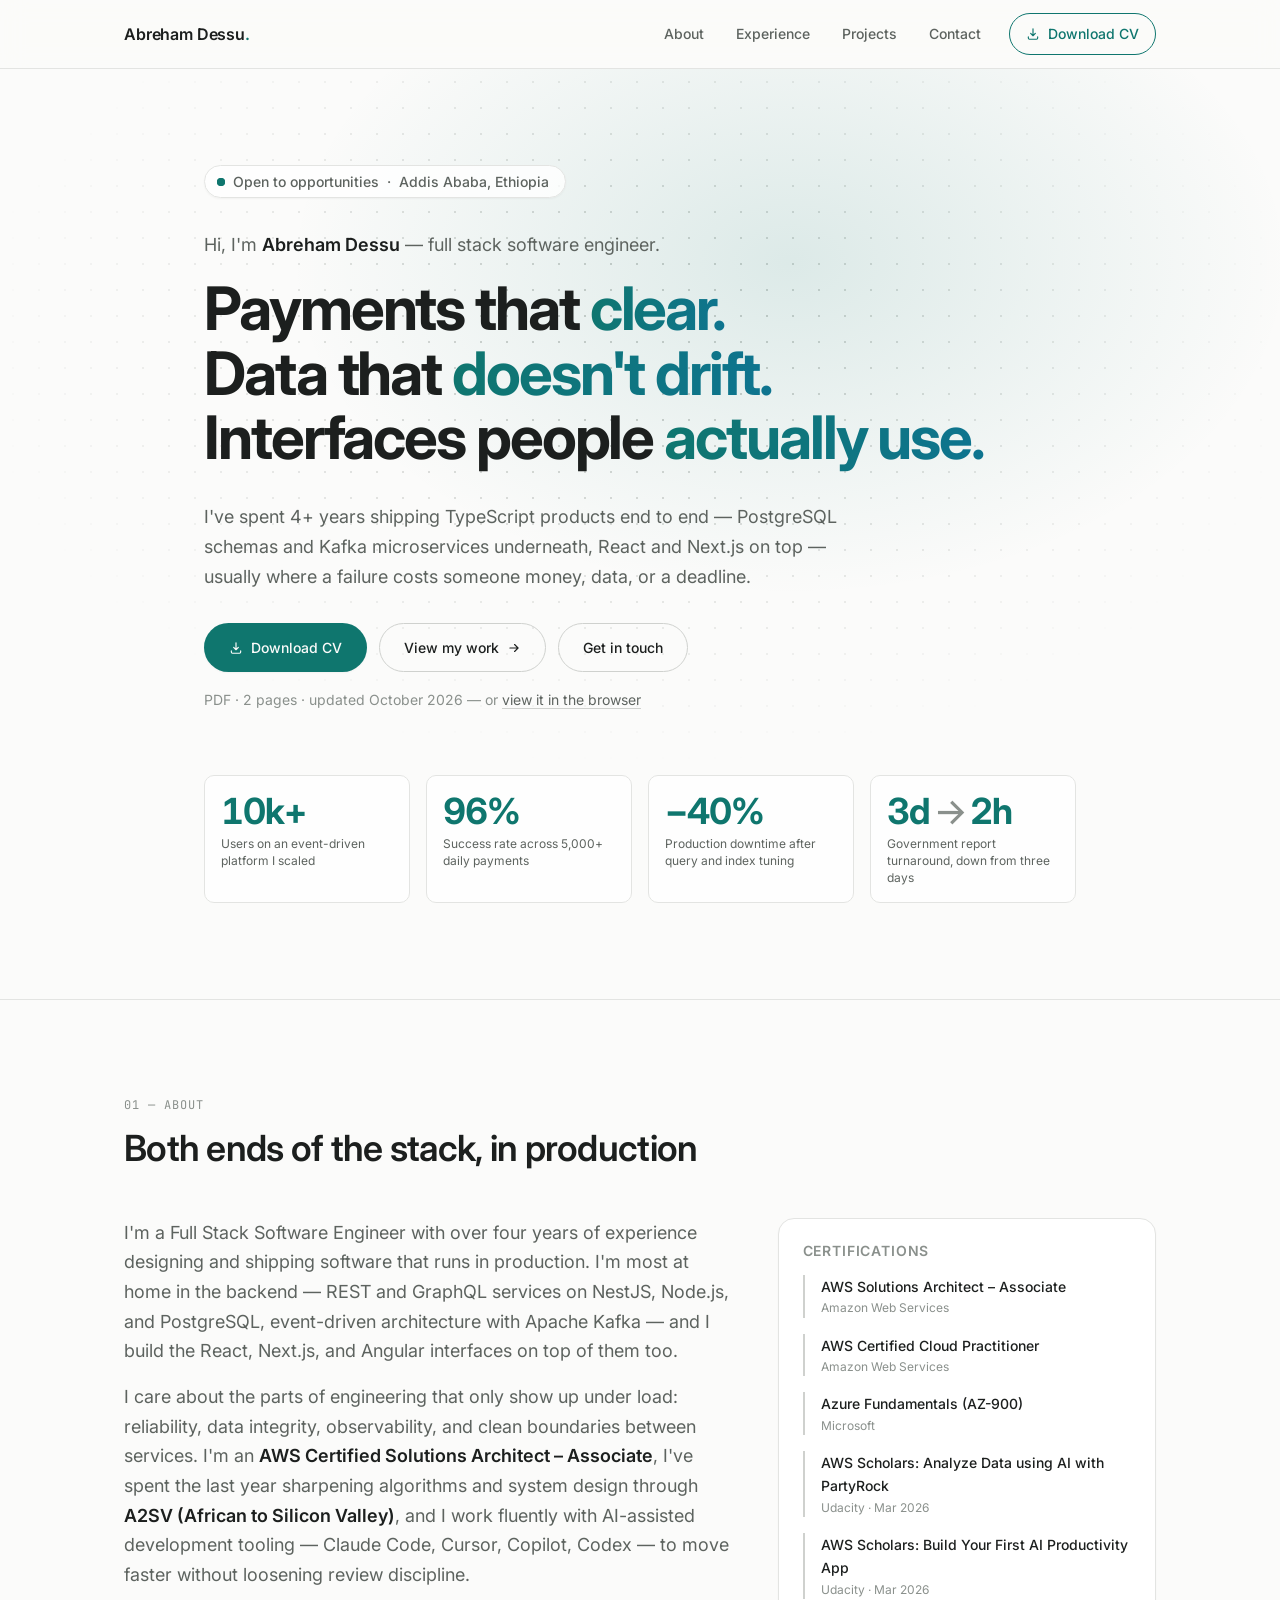
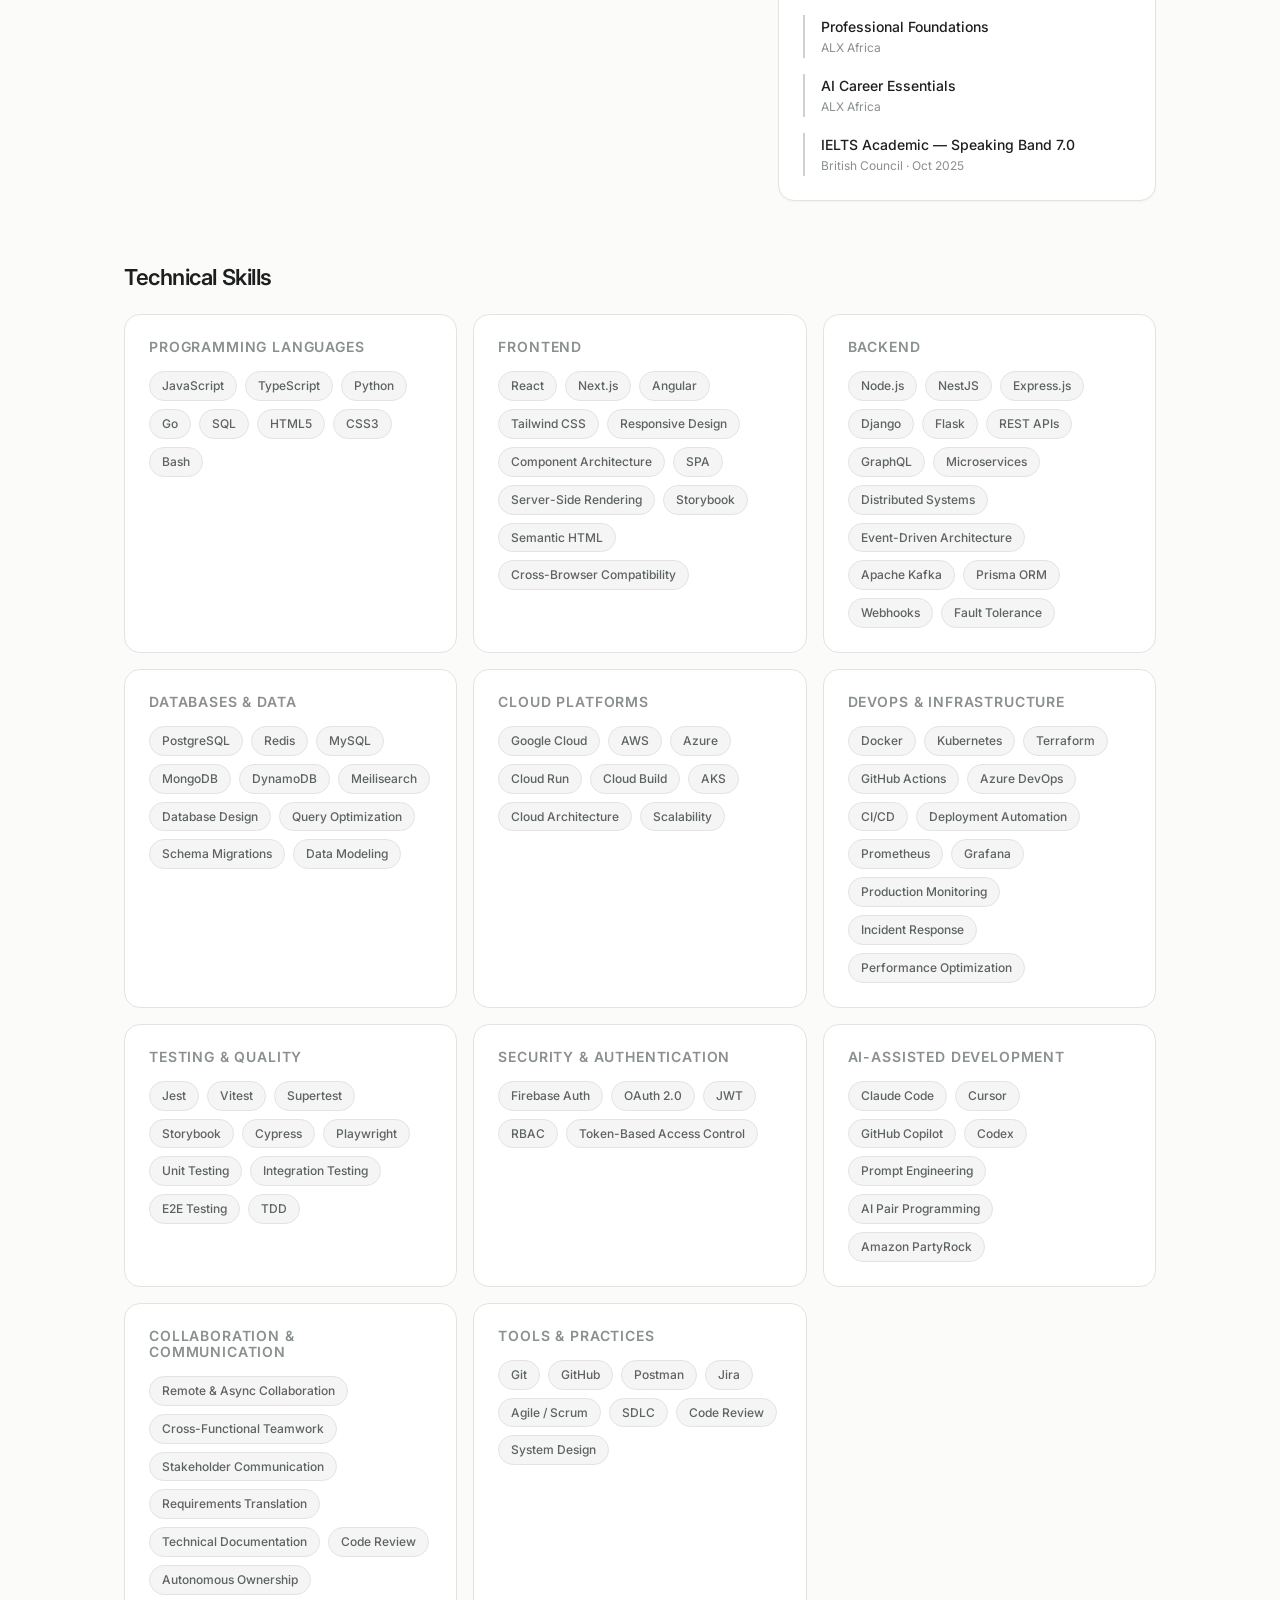
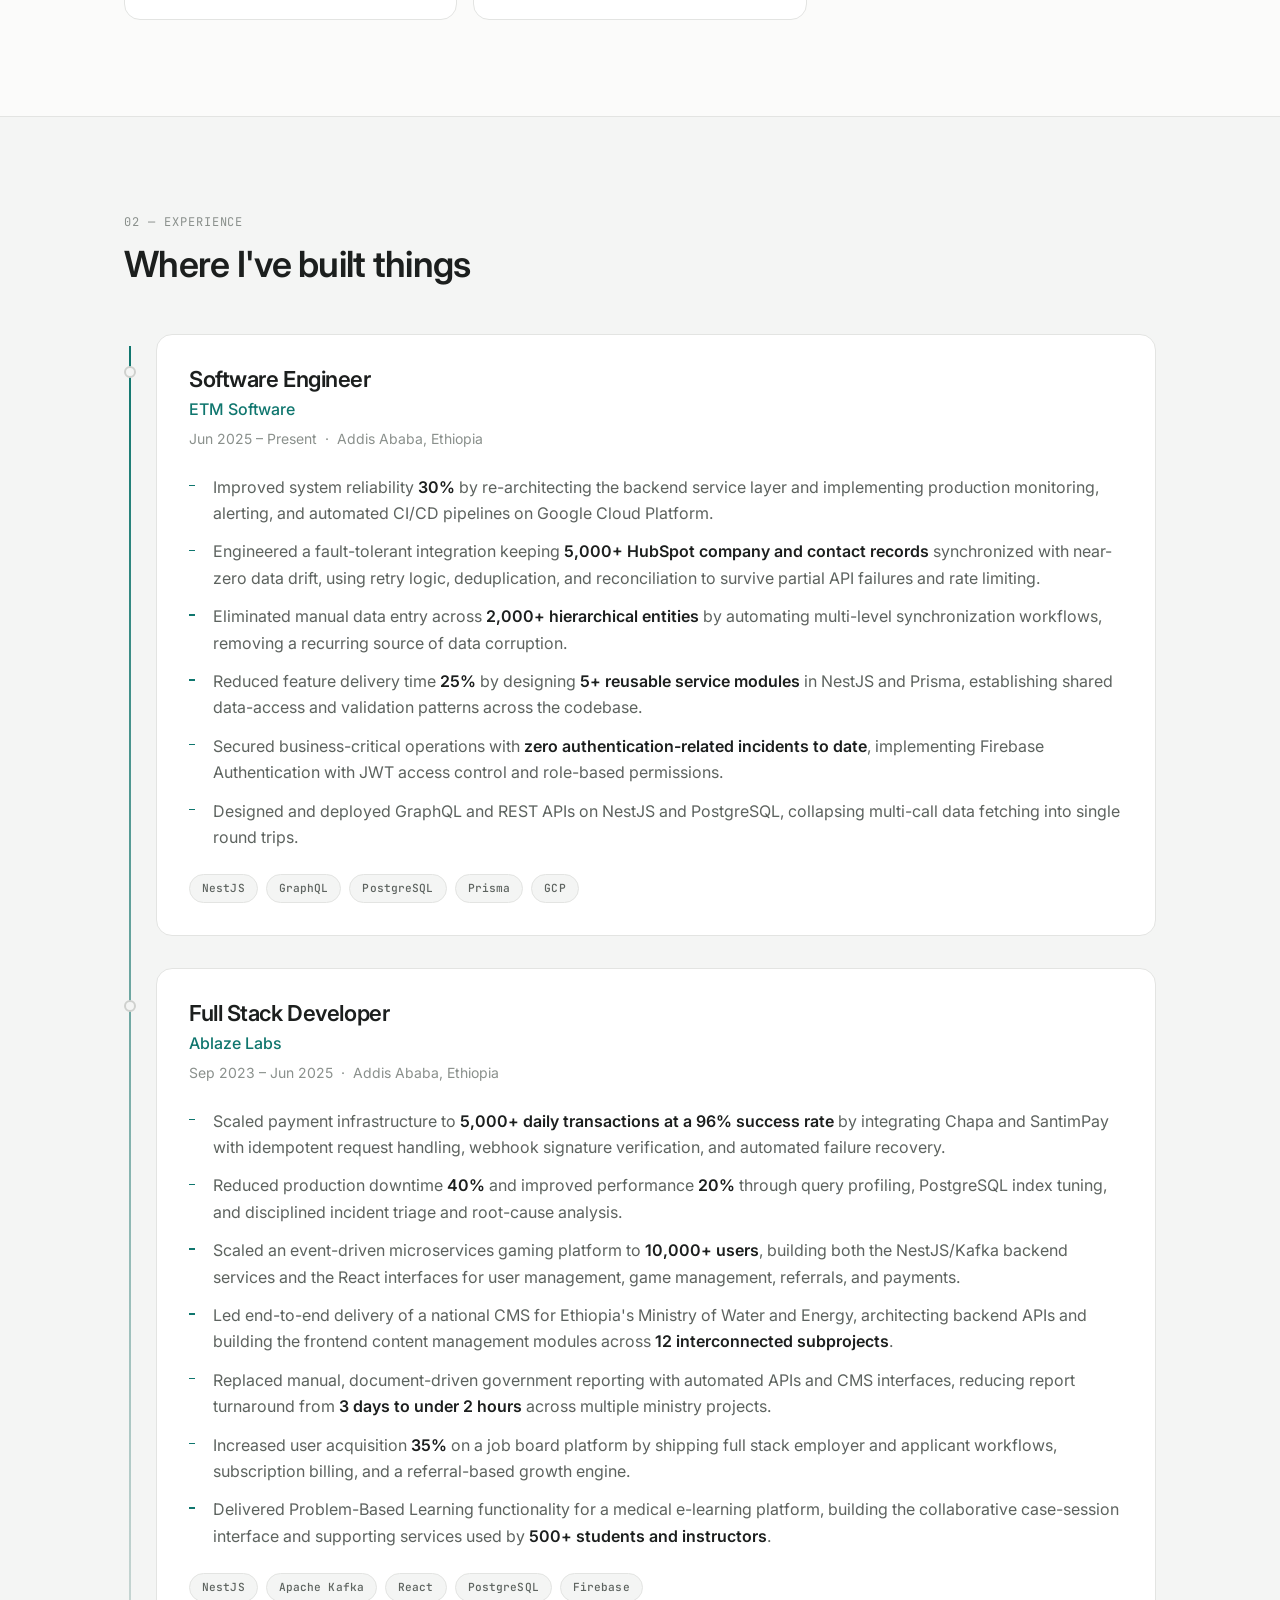
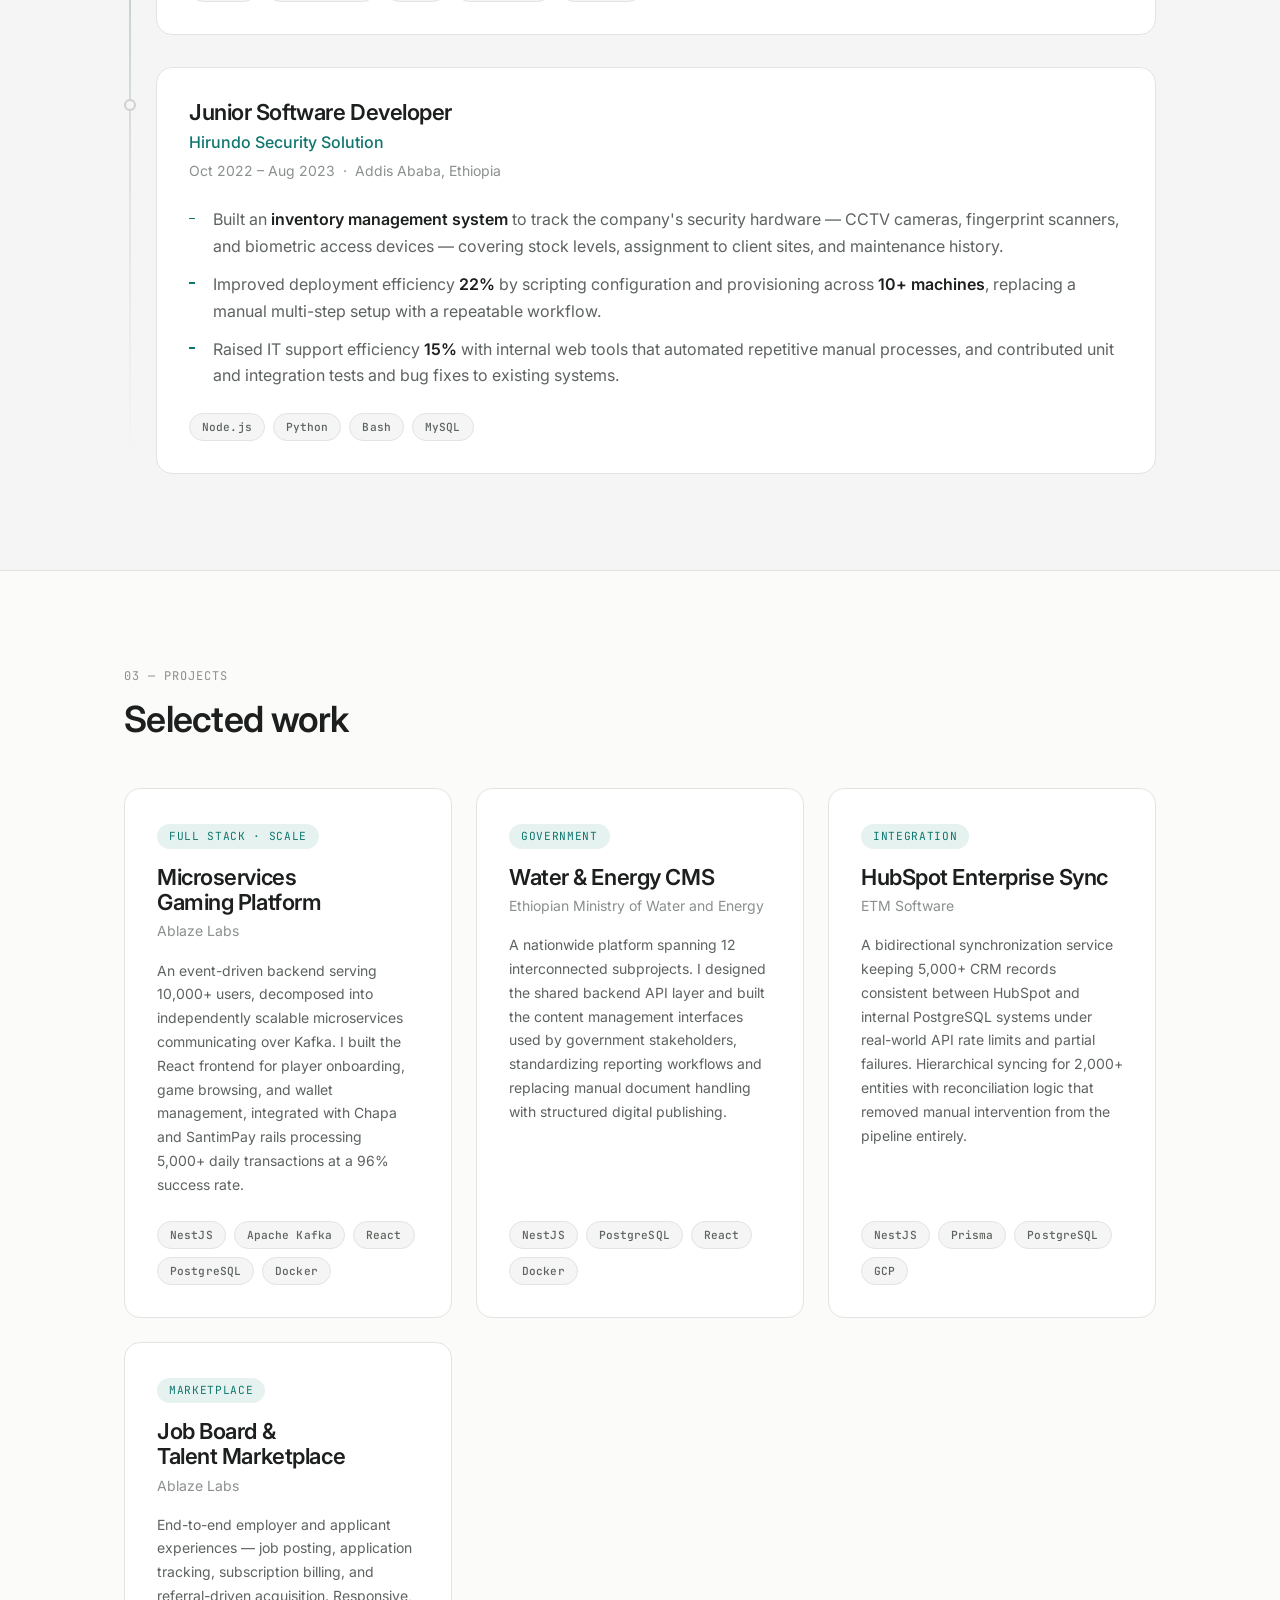
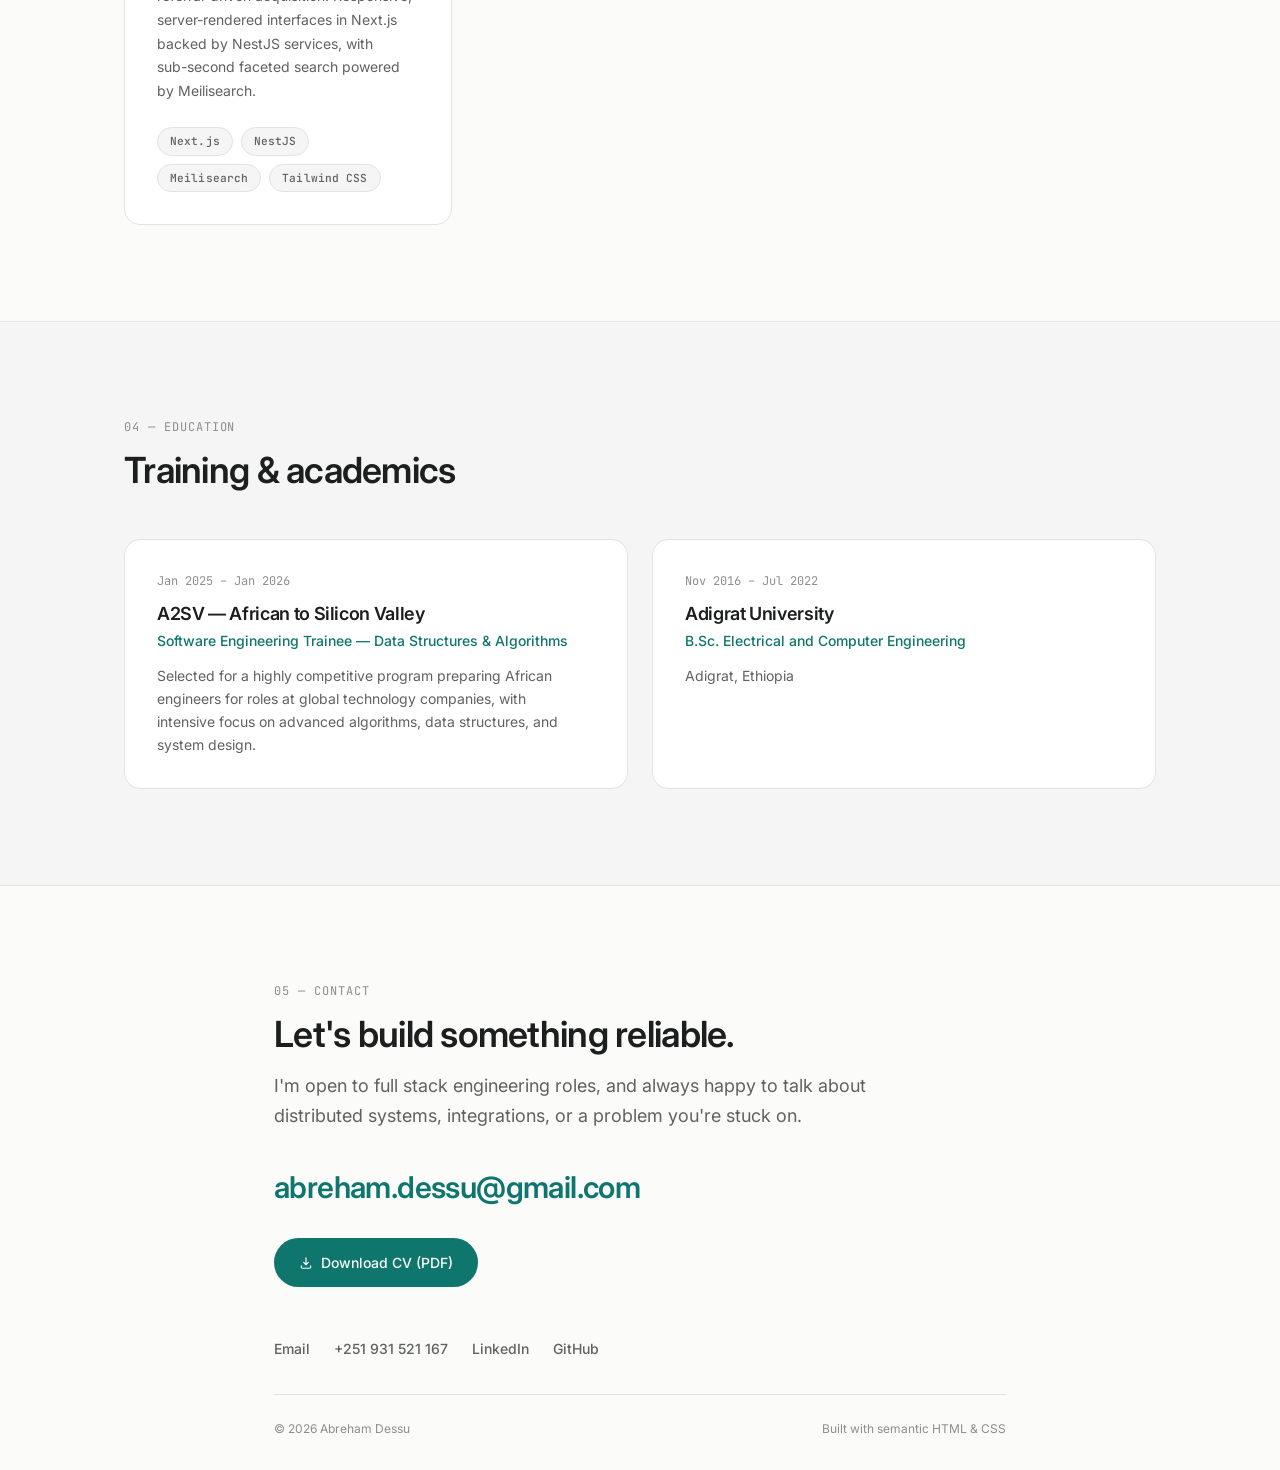
<file: index.html>
<!DOCTYPE html>
<html lang="en">
<head>
  <meta charset="UTF-8">
  <meta name="viewport" content="width=device-width, initial-scale=1.0">
  <title>Abreham Dessu — Full Stack Software Engineer</title>
  <meta name="description" content="Full Stack Software Engineer with 4+ years building event-driven microservices, REST and GraphQL APIs, and the React and Next.js interfaces on top of them.">
  <meta name="author" content="Abreham Dessu">
  <link rel="canonical" href="https://abriz19.github.io/">

  <!-- Social preview (Open Graph / Twitter) -->
  <meta property="og:type" content="website">
  <meta property="og:site_name" content="Abreham Dessu">
  <meta property="og:title" content="Abreham Dessu — Full Stack Software Engineer">
  <meta property="og:description" content="Event-driven microservices serving 10,000+ users, payment rails at a 96% success rate, and the React and Next.js interfaces on top of them.">
  <meta property="og:url" content="https://abriz19.github.io/">
  <meta property="og:image" content="https://abriz19.github.io/og-image.png">
  <meta property="og:image:width" content="1200">
  <meta property="og:image:height" content="630">
  <meta property="og:image:alt" content="Abreham Dessu — Full Stack Software Engineer">
  <meta name="twitter:card" content="summary_large_image">
  <meta name="twitter:title" content="Abreham Dessu — Full Stack Software Engineer">
  <meta name="twitter:description" content="Event-driven microservices serving 10,000+ users, payment rails at a 96% success rate, and the React and Next.js interfaces on top of them.">
  <meta name="twitter:image" content="https://abriz19.github.io/og-image.png">

  <link rel="icon" href="data:image/svg+xml,%3Csvg xmlns='http://www.w3.org/2000/svg' viewBox='0 0 64 64'%3E%3Crect width='64' height='64' rx='14' fill='%230f766e'/%3E%3Ctext x='32' y='44' font-family='Inter,Helvetica,Arial,sans-serif' font-size='32' font-weight='700' fill='%23ffffff' text-anchor='middle'%3EAD%3C/text%3E%3C/svg%3E">
  <link rel="preconnect" href="https://fonts.googleapis.com">
  <link rel="preconnect" href="https://fonts.gstatic.com" crossorigin>
  <link href="https://fonts.googleapis.com/css2?family=Inter:wght@400;500;600;700&family=JetBrains+Mono:wght@500&display=swap" rel="stylesheet">
  <link rel="stylesheet" href="style.css">
</head>
<body>

  <a class="skip-link" href="#main">Skip to content</a>

  <!-- ============ NAVIGATION ============ -->
  <header class="site-header">
    <nav class="nav container" aria-label="Primary">
      <a class="nav__brand" href="#hero">
        Abreham&nbsp;Dessu<span class="nav__dot" aria-hidden="true">.</span>
      </a>
      <ul class="nav__list">
        <li><a class="nav__link" href="#about">About</a></li>
        <li><a class="nav__link" href="#experience">Experience</a></li>
        <li><a class="nav__link" href="#projects">Projects</a></li>
        <li><a class="nav__link" href="#contact">Contact</a></li>
        <li>
          <a class="nav__cta" href="Abreham_Dessu_CV.pdf" download="Abreham_Dessu_CV.pdf">
            <svg class="icon" viewBox="0 0 24 24" aria-hidden="true" focusable="false">
              <path d="M12 3v12m0 0 4-4m-4 4-4-4M4 17v2a2 2 0 0 0 2 2h12a2 2 0 0 0 2-2v-2"/>
            </svg>
            Download CV
          </a>
        </li>
      </ul>
    </nav>
  </header>

  <main id="main">

    <!-- ============ HERO ============ -->
    <section class="hero" id="hero">
      <div class="container hero__inner">
        <p class="hero__status">
          <span class="hero__pulse" aria-hidden="true"></span>
          Open to opportunities &nbsp;·&nbsp; Addis&nbsp;Ababa,&nbsp;Ethiopia
        </p>
        <p class="hero__intro">Hi, I'm <strong>Abreham Dessu</strong> — full stack software engineer.</p>
        <h1 class="hero__headline">
          <span class="hero__line">Payments that <em class="hero__em">clear.</em></span>
          <span class="hero__line">Data that <em class="hero__em">doesn't drift.</em></span>
          <span class="hero__line">Interfaces people <em class="hero__em">actually use.</em></span>
        </h1>
        <p class="hero__hook">
          I've spent 4+ years shipping TypeScript products end to end — PostgreSQL schemas and
          Kafka microservices underneath, React and Next.js on top — usually where a failure
          costs someone money, data, or a deadline.
        </p>
        <div class="hero__actions">
          <a class="btn btn--primary" href="Abreham_Dessu_CV.pdf" download="Abreham_Dessu_CV.pdf">
            <svg class="icon" viewBox="0 0 24 24" aria-hidden="true" focusable="false">
              <path d="M12 3v12m0 0 4-4m-4 4-4-4M4 17v2a2 2 0 0 0 2 2h12a2 2 0 0 0 2-2v-2"/>
            </svg>
            Download CV
          </a>
          <a class="btn btn--ghost btn--arrow" href="#projects">
            View my work
            <svg class="icon" viewBox="0 0 24 24" aria-hidden="true" focusable="false">
              <path d="M5 12h14m0 0-6-6m6 6-6 6"/>
            </svg>
          </a>
          <a class="btn btn--ghost" href="mailto:abreham.dessu@gmail.com">Get in touch</a>
        </div>
        <p class="hero__filemeta">PDF · 2 pages · updated October 2026 — or <a href="resume.html">view it in the browser</a></p>
        <ul class="hero__stats">
          <li class="stat">
            <span class="stat__value" data-count="10" data-suffix="k+">10k+</span>
            <span class="stat__label">Users on an event-driven platform I scaled</span>
          </li>
          <li class="stat">
            <span class="stat__value" data-count="96" data-suffix="%">96%</span>
            <span class="stat__label">Success rate across 5,000+ daily payments</span>
          </li>
          <li class="stat">
            <span class="stat__value" data-count="40" data-prefix="−" data-suffix="%">−40%</span>
            <span class="stat__label">Production downtime after query and index tuning</span>
          </li>
          <li class="stat">
            <span class="stat__value">3d<span class="stat__arrow" aria-hidden="true">→</span><span class="visually-hidden"> to </span>2h</span>
            <span class="stat__label">Government report turnaround, down from three days</span>
          </li>
        </ul>
      </div>
    </section>

    <!-- ============ ABOUT + SKILLS ============ -->
    <section class="section" id="about" aria-labelledby="about-heading">
      <div class="container">
        <p class="section__eyebrow">01 — About</p>
        <h2 class="section__heading" id="about-heading">Both ends of the stack, in production</h2>

        <div class="about">
          <div class="about__text">
            <p>
              I'm a Full Stack Software Engineer with over four years of experience designing and
              shipping software that runs in production. I'm most at home in the backend — REST and
              GraphQL services on NestJS, Node.js, and PostgreSQL, event-driven architecture with
              Apache Kafka — and I build the React, Next.js, and Angular interfaces on top of them too.
            </p>
            <p>
              I care about the parts of engineering that only show up under load: reliability, data
              integrity, observability, and clean boundaries between services. I'm an
              <strong>AWS Certified Solutions Architect – Associate</strong>, I've spent the last year
              sharpening algorithms and system design through <strong>A2SV (African to Silicon
              Valley)</strong>, and I work fluently with AI-assisted development tooling —
              Claude Code, Cursor, Copilot, Codex — to move faster without loosening review discipline.
            </p>
          </div>

          <aside class="about__certs" aria-label="Certifications">
            <h3 class="about__certs-title">Certifications</h3>
            <ul class="cert-list">
              <li class="cert">
                <span class="cert__name"><a href="https://www.credly.com/badges/e5c18eeb-5394-4233-a857-ec59fa3166f9" target="_blank" rel="noopener noreferrer">AWS Solutions Architect – Associate</a></span>
                <span class="cert__issuer">Amazon Web Services</span>
              </li>
              <li class="cert">
                <span class="cert__name"><a href="https://www.credly.com/badges/68d76d17-fe19-47bc-a84b-18017922714b/linked_in_profile" target="_blank" rel="noopener noreferrer">AWS Certified Cloud Practitioner</a></span>
                <span class="cert__issuer">Amazon Web Services</span>
              </li>
              <li class="cert">
                <span class="cert__name"><a href="https://learn.microsoft.com/api/credentials/share/en-us/AbrehamDessu-0100/E12428BF7041222F?sharingId=24F0EF26DAF4B3A2" target="_blank" rel="noopener noreferrer">Azure Fundamentals (AZ-900)</a></span>
                <span class="cert__issuer">Microsoft</span>
              </li>
              <li class="cert">
                <span class="cert__name">AWS Scholars: Analyze Data using AI with PartyRock</span>
                <span class="cert__issuer">Udacity · Mar 2026</span>
              </li>
              <li class="cert">
                <span class="cert__name">AWS Scholars: Build Your First AI Productivity App</span>
                <span class="cert__issuer">Udacity · Mar 2026</span>
              </li>
              <li class="cert">
                <span class="cert__name"><a href="https://savanna.alxafrica.com/certificates/Ep78MSrxNs" target="_blank" rel="noopener noreferrer">Professional Foundations</a></span>
                <span class="cert__issuer">ALX Africa</span>
              </li>
              <li class="cert">
                <span class="cert__name"><a href="https://savanna.alxafrica.com/certificates/6Ey9rs7H5m" target="_blank" rel="noopener noreferrer">AI Career Essentials</a></span>
                <span class="cert__issuer">ALX Africa</span>
              </li>
              <li class="cert">
                <span class="cert__name">IELTS Academic — Speaking Band 7.0</span>
                <span class="cert__issuer">British Council · Oct 2025</span>
              </li>
            </ul>
          </aside>
        </div>

        <h3 class="subsection__heading">Technical Skills</h3>
        <div class="skills-grid">

          <article class="skill-card">
            <h4 class="skill-card__title">Programming Languages</h4>
            <ul class="tags">
              <li class="tag">JavaScript</li>
              <li class="tag">TypeScript</li>
              <li class="tag">Python</li>
              <li class="tag">Go</li>
              <li class="tag">SQL</li>
              <li class="tag">HTML5</li>
              <li class="tag">CSS3</li>
              <li class="tag">Bash</li>
            </ul>
          </article>

          <article class="skill-card">
            <h4 class="skill-card__title">Frontend</h4>
            <ul class="tags">
              <li class="tag">React</li>
              <li class="tag">Next.js</li>
              <li class="tag">Angular</li>
              <li class="tag">Tailwind CSS</li>
              <li class="tag">Responsive Design</li>
              <li class="tag">Component Architecture</li>
              <li class="tag">SPA</li>
              <li class="tag">Server-Side Rendering</li>
              <li class="tag">Storybook</li>
              <li class="tag">Semantic HTML</li>
              <li class="tag">Cross-Browser Compatibility</li>
            </ul>
          </article>

          <article class="skill-card">
            <h4 class="skill-card__title">Backend</h4>
            <ul class="tags">
              <li class="tag">Node.js</li>
              <li class="tag">NestJS</li>
              <li class="tag">Express.js</li>
              <li class="tag">Django</li>
              <li class="tag">Flask</li>
              <li class="tag">REST APIs</li>
              <li class="tag">GraphQL</li>
              <li class="tag">Microservices</li>
              <li class="tag">Distributed Systems</li>
              <li class="tag">Event-Driven Architecture</li>
              <li class="tag">Apache Kafka</li>
              <li class="tag">Prisma ORM</li>
              <li class="tag">Webhooks</li>
              <li class="tag">Fault Tolerance</li>
            </ul>
          </article>

          <article class="skill-card">
            <h4 class="skill-card__title">Databases &amp; Data</h4>
            <ul class="tags">
              <li class="tag">PostgreSQL</li>
              <li class="tag">Redis</li>
              <li class="tag">MySQL</li>
              <li class="tag">MongoDB</li>
              <li class="tag">DynamoDB</li>
              <li class="tag">Meilisearch</li>
              <li class="tag">Database Design</li>
              <li class="tag">Query Optimization</li>
              <li class="tag">Schema Migrations</li>
              <li class="tag">Data Modeling</li>
            </ul>
          </article>

          <article class="skill-card">
            <h4 class="skill-card__title">Cloud Platforms</h4>
            <ul class="tags">
              <li class="tag">Google Cloud</li>
              <li class="tag">AWS</li>
              <li class="tag">Azure</li>
              <li class="tag">Cloud Run</li>
              <li class="tag">Cloud Build</li>
              <li class="tag">AKS</li>
              <li class="tag">Cloud Architecture</li>
              <li class="tag">Scalability</li>
            </ul>
          </article>

          <article class="skill-card">
            <h4 class="skill-card__title">DevOps &amp; Infrastructure</h4>
            <ul class="tags">
              <li class="tag">Docker</li>
              <li class="tag">Kubernetes</li>
              <li class="tag">Terraform</li>
              <li class="tag">GitHub Actions</li>
              <li class="tag">Azure DevOps</li>
              <li class="tag">CI/CD</li>
              <li class="tag">Deployment Automation</li>
              <li class="tag">Prometheus</li>
              <li class="tag">Grafana</li>
              <li class="tag">Production Monitoring</li>
              <li class="tag">Incident Response</li>
              <li class="tag">Performance Optimization</li>
            </ul>
          </article>

          <article class="skill-card">
            <h4 class="skill-card__title">Testing &amp; Quality</h4>
            <ul class="tags">
              <li class="tag">Jest</li>
              <li class="tag">Vitest</li>
              <li class="tag">Supertest</li>
              <li class="tag">Storybook</li>
              <li class="tag">Cypress</li>
              <li class="tag">Playwright</li>
              <li class="tag">Unit Testing</li>
              <li class="tag">Integration Testing</li>
              <li class="tag">E2E Testing</li>
              <li class="tag">TDD</li>
            </ul>
          </article>

          <article class="skill-card">
            <h4 class="skill-card__title">Security &amp; Authentication</h4>
            <ul class="tags">
              <li class="tag">Firebase Auth</li>
              <li class="tag">OAuth 2.0</li>
              <li class="tag">JWT</li>
              <li class="tag">RBAC</li>
              <li class="tag">Token-Based Access Control</li>
            </ul>
          </article>

          <article class="skill-card">
            <h4 class="skill-card__title">AI-Assisted Development</h4>
            <ul class="tags">
              <li class="tag">Claude Code</li>
              <li class="tag">Cursor</li>
              <li class="tag">GitHub Copilot</li>
              <li class="tag">Codex</li>
              <li class="tag">Prompt Engineering</li>
              <li class="tag">AI Pair Programming</li>
              <li class="tag">Amazon PartyRock</li>
            </ul>
          </article>

          <article class="skill-card">
            <h4 class="skill-card__title">Collaboration &amp; Communication</h4>
            <ul class="tags">
              <li class="tag">Remote &amp; Async Collaboration</li>
              <li class="tag">Cross-Functional Teamwork</li>
              <li class="tag">Stakeholder Communication</li>
              <li class="tag">Requirements Translation</li>
              <li class="tag">Technical Documentation</li>
              <li class="tag">Code Review</li>
              <li class="tag">Autonomous Ownership</li>
            </ul>
          </article>

          <article class="skill-card">
            <h4 class="skill-card__title">Tools &amp; Practices</h4>
            <ul class="tags">
              <li class="tag">Git</li>
              <li class="tag">GitHub</li>
              <li class="tag">Postman</li>
              <li class="tag">Jira</li>
              <li class="tag">Agile / Scrum</li>
              <li class="tag">SDLC</li>
              <li class="tag">Code Review</li>
              <li class="tag">System Design</li>
            </ul>
          </article>

        </div>
      </div>
    </section>

    <!-- ============ EXPERIENCE TIMELINE ============ -->
    <section class="section section--alt" id="experience" aria-labelledby="experience-heading">
      <div class="container">
        <p class="section__eyebrow">02 — Experience</p>
        <h2 class="section__heading" id="experience-heading">Where I've built things</h2>

        <ol class="timeline">

          <li class="timeline__item">
            <div class="timeline__marker" aria-hidden="true"></div>
            <article class="timeline__card">
              <header class="timeline__header">
                <h3 class="timeline__role">Software Engineer</h3>
                <p class="timeline__company">ETM Software</p>
                <p class="timeline__meta">
                  <time datetime="2025-06">Jun 2025</time> – Present
                  <span class="timeline__sep" aria-hidden="true">·</span> Addis Ababa, Ethiopia
                </p>
              </header>
              <ul class="timeline__points">
                <li>Improved system reliability <strong>30%</strong> by re-architecting the backend service layer and implementing production monitoring, alerting, and automated CI/CD pipelines on Google Cloud Platform.</li>
                <li>Engineered a fault-tolerant integration keeping <strong>5,000+ HubSpot company and contact records</strong> synchronized with near-zero data drift, using retry logic, deduplication, and reconciliation to survive partial API failures and rate limiting.</li>
                <li>Eliminated manual data entry across <strong>2,000+ hierarchical entities</strong> by automating multi-level synchronization workflows, removing a recurring source of data corruption.</li>
                <li>Reduced feature delivery time <strong>25%</strong> by designing <strong>5+ reusable service modules</strong> in NestJS and Prisma, establishing shared data-access and validation patterns across the codebase.</li>
                <li>Secured business-critical operations with <strong>zero authentication-related incidents to date</strong>, implementing Firebase Authentication with JWT access control and role-based permissions.</li>
                <li>Designed and deployed GraphQL and REST APIs on NestJS and PostgreSQL, collapsing multi-call data fetching into single round trips.</li>
              </ul>
              <ul class="tags tags--inline">
                <li class="tag tag--mono">NestJS</li>
                <li class="tag tag--mono">GraphQL</li>
                <li class="tag tag--mono">PostgreSQL</li>
                <li class="tag tag--mono">Prisma</li>
                <li class="tag tag--mono">GCP</li>
              </ul>
            </article>
          </li>

          <li class="timeline__item">
            <div class="timeline__marker" aria-hidden="true"></div>
            <article class="timeline__card">
              <header class="timeline__header">
                <h3 class="timeline__role">Full Stack Developer</h3>
                <p class="timeline__company">Ablaze Labs</p>
                <p class="timeline__meta">
                  <time datetime="2023-09">Sep 2023</time> – <time datetime="2025-06">Jun 2025</time>
                  <span class="timeline__sep" aria-hidden="true">·</span> Addis Ababa, Ethiopia
                </p>
              </header>
              <ul class="timeline__points">
                <li>Scaled payment infrastructure to <strong>5,000+ daily transactions at a 96% success rate</strong> by integrating Chapa and SantimPay with idempotent request handling, webhook signature verification, and automated failure recovery.</li>
                <li>Reduced production downtime <strong>40%</strong> and improved performance <strong>20%</strong> through query profiling, PostgreSQL index tuning, and disciplined incident triage and root-cause analysis.</li>
                <li>Scaled an event-driven microservices gaming platform to <strong>10,000+ users</strong>, building both the NestJS/Kafka backend services and the React interfaces for user management, game management, referrals, and payments.</li>
                <li>Led end-to-end delivery of a national CMS for Ethiopia's Ministry of Water and Energy, architecting backend APIs and building the frontend content management modules across <strong>12 interconnected subprojects</strong>.</li>
                <li>Replaced manual, document-driven government reporting with automated APIs and CMS interfaces, reducing report turnaround from <strong>3 days to under 2 hours</strong> across multiple ministry projects.</li>
                <li>Increased user acquisition <strong>35%</strong> on a job board platform by shipping full stack employer and applicant workflows, subscription billing, and a referral-based growth engine.</li>
                <li>Delivered Problem-Based Learning functionality for a medical e-learning platform, building the collaborative case-session interface and supporting services used by <strong>500+ students and instructors</strong>.</li>
              </ul>
              <ul class="tags tags--inline">
                <li class="tag tag--mono">NestJS</li>
                <li class="tag tag--mono">Apache Kafka</li>
                <li class="tag tag--mono">React</li>
                <li class="tag tag--mono">PostgreSQL</li>
                <li class="tag tag--mono">Firebase</li>
              </ul>
            </article>
          </li>

          <li class="timeline__item">
            <div class="timeline__marker" aria-hidden="true"></div>
            <article class="timeline__card">
              <header class="timeline__header">
                <h3 class="timeline__role">Junior Software Developer</h3>
                <p class="timeline__company">Hirundo Security Solution</p>
                <p class="timeline__meta">
                  <time datetime="2022-10">Oct 2022</time> – <time datetime="2023-08">Aug 2023</time>
                  <span class="timeline__sep" aria-hidden="true">·</span> Addis Ababa, Ethiopia
                </p>
              </header>
              <ul class="timeline__points">
                <li>Built an <strong>inventory management system</strong> to track the company's security hardware — CCTV cameras, fingerprint scanners, and biometric access devices — covering stock levels, assignment to client sites, and maintenance history.</li>
                <li>Improved deployment efficiency <strong>22%</strong> by scripting configuration and provisioning across <strong>10+ machines</strong>, replacing a manual multi-step setup with a repeatable workflow.</li>
                <li>Raised IT support efficiency <strong>15%</strong> with internal web tools that automated repetitive manual processes, and contributed unit and integration tests and bug fixes to existing systems.</li>
              </ul>
              <ul class="tags tags--inline">
                <li class="tag tag--mono">Node.js</li>
                <li class="tag tag--mono">Python</li>
                <li class="tag tag--mono">Bash</li>
                <li class="tag tag--mono">MySQL</li>
              </ul>
            </article>
          </li>

        </ol>
      </div>
    </section>

    <!-- ============ PROJECTS ============ -->
    <section class="section" id="projects" aria-labelledby="projects-heading">
      <div class="container">
        <p class="section__eyebrow">03 — Projects</p>
        <h2 class="section__heading" id="projects-heading">Selected work</h2>

        <div class="projects-grid">

          <article class="project-card">
            <div class="project-card__top">
              <span class="project-card__badge">Full Stack · Scale</span>
              <h3 class="project-card__title">Microservices Gaming Platform</h3>
              <p class="project-card__org">Ablaze Labs</p>
              <p class="project-card__desc">
                An event-driven backend serving 10,000+ users, decomposed into independently scalable
                microservices communicating over Kafka. I built the React frontend for player onboarding,
                game browsing, and wallet management, integrated with Chapa and SantimPay rails
                processing 5,000+ daily transactions at a 96% success rate.
              </p>
            </div>
            <ul class="tags tags--inline">
              <li class="tag tag--mono">NestJS</li>
              <li class="tag tag--mono">Apache Kafka</li>
              <li class="tag tag--mono">React</li>
              <li class="tag tag--mono">PostgreSQL</li>
              <li class="tag tag--mono">Docker</li>
            </ul>
          </article>

          <article class="project-card">
            <div class="project-card__top">
              <span class="project-card__badge">Government</span>
              <h3 class="project-card__title">Water &amp; Energy CMS</h3>
              <p class="project-card__org">Ethiopian Ministry of Water and Energy</p>
              <p class="project-card__desc">
                A nationwide platform spanning 12 interconnected subprojects. I designed the shared
                backend API layer and built the content management interfaces used by government
                stakeholders, standardizing reporting workflows and replacing manual document handling
                with structured digital publishing.
              </p>
            </div>
            <ul class="tags tags--inline">
              <li class="tag tag--mono">NestJS</li>
              <li class="tag tag--mono">PostgreSQL</li>
              <li class="tag tag--mono">React</li>
              <li class="tag tag--mono">Docker</li>
            </ul>
          </article>

          <article class="project-card">
            <div class="project-card__top">
              <span class="project-card__badge">Integration</span>
              <h3 class="project-card__title">HubSpot Enterprise Sync</h3>
              <p class="project-card__org">ETM Software</p>
              <p class="project-card__desc">
                A bidirectional synchronization service keeping 5,000+ CRM records consistent between
                HubSpot and internal PostgreSQL systems under real-world API rate limits and partial
                failures. Hierarchical syncing for 2,000+ entities with reconciliation logic that removed
                manual intervention from the pipeline entirely.
              </p>
            </div>
            <ul class="tags tags--inline">
              <li class="tag tag--mono">NestJS</li>
              <li class="tag tag--mono">Prisma</li>
              <li class="tag tag--mono">PostgreSQL</li>
              <li class="tag tag--mono">GCP</li>
            </ul>
          </article>

          <article class="project-card">
            <div class="project-card__top">
              <span class="project-card__badge">Marketplace</span>
              <h3 class="project-card__title">Job Board &amp; Talent Marketplace</h3>
              <p class="project-card__org">Ablaze Labs</p>
              <p class="project-card__desc">
                End-to-end employer and applicant experiences — job posting, application tracking,
                subscription billing, and referral-driven acquisition. Responsive, server-rendered
                interfaces in Next.js backed by NestJS services, with sub-second faceted search
                powered by Meilisearch.
              </p>
            </div>
            <ul class="tags tags--inline">
              <li class="tag tag--mono">Next.js</li>
              <li class="tag tag--mono">NestJS</li>
              <li class="tag tag--mono">Meilisearch</li>
              <li class="tag tag--mono">Tailwind CSS</li>
            </ul>
          </article>

        </div>
      </div>
    </section>

    <!-- ============ EDUCATION ============ -->
    <section class="section section--alt" id="education" aria-labelledby="education-heading">
      <div class="container">
        <p class="section__eyebrow">04 — Education</p>
        <h2 class="section__heading" id="education-heading">Training &amp; academics</h2>

        <div class="education-grid">
          <article class="edu-card">
            <p class="edu-card__period"><time datetime="2025-01">Jan 2025</time> – <time datetime="2026-01">Jan 2026</time></p>
            <h3 class="edu-card__school">A2SV — African to Silicon Valley</h3>
            <p class="edu-card__degree">Software Engineering Trainee — Data Structures &amp; Algorithms</p>
            <p class="edu-card__note">
              Selected for a highly competitive program preparing African engineers for roles at global
              technology companies, with intensive focus on advanced algorithms, data structures,
              and system design.
            </p>
          </article>

          <article class="edu-card">
            <p class="edu-card__period"><time datetime="2016-11">Nov 2016</time> – <time datetime="2022-07">Jul 2022</time></p>
            <h3 class="edu-card__school">Adigrat University</h3>
            <p class="edu-card__degree">B.Sc. Electrical and Computer Engineering</p>
            <p class="edu-card__note">Adigrat, Ethiopia</p>
          </article>
        </div>
      </div>
    </section>

  </main>

  <!-- ============ CONTACT FOOTER ============ -->
  <footer class="footer" id="contact">
    <div class="container footer__inner">
      <p class="section__eyebrow">05 — Contact</p>
      <h2 class="footer__heading">Let's build something reliable.</h2>
      <p class="footer__text">
        I'm open to full stack engineering roles, and always happy to talk about distributed systems,
        integrations, or a problem you're stuck on.
      </p>

      <a class="footer__email" href="mailto:abreham.dessu@gmail.com">abreham.dessu@gmail.com</a>

      <p class="footer__cv">
        <a class="btn btn--primary" href="Abreham_Dessu_CV.pdf" download="Abreham_Dessu_CV.pdf">
          <svg class="icon" viewBox="0 0 24 24" aria-hidden="true" focusable="false">
            <path d="M12 3v12m0 0 4-4m-4 4-4-4M4 17v2a2 2 0 0 0 2 2h12a2 2 0 0 0 2-2v-2"/>
          </svg>
          Download CV (PDF)
        </a>
      </p>

      <ul class="footer__links">
        <li><a class="footer__link" href="mailto:abreham.dessu@gmail.com">Email</a></li>
        <li><a class="footer__link" href="tel:+251931521167">+251 931 521 167</a></li>
        <li><a class="footer__link" href="https://linkedin.com/in/abrehamdessu" target="_blank" rel="noopener noreferrer">LinkedIn</a></li>
        <li><a class="footer__link" href="https://github.com/abriz19" target="_blank" rel="noopener noreferrer">GitHub</a></li>
      </ul>

      <p class="footer__copy">
        <span>© 2026 Abreham Dessu</span>
        <span class="footer__built">Built with semantic HTML &amp; CSS</span>
      </p>
    </div>
  </footer>

  <script>
    // Count the hero stats up from zero. The final values are already in the HTML,
    // so nothing breaks without JavaScript or for visitors who prefer reduced motion.
    (function () {
      if (window.matchMedia('(prefers-reduced-motion: reduce)').matches) return;
      var stats = document.querySelectorAll('.stat__value[data-count]');
      var duration = 1400;
      var startDelay = 700; // let the hero finish fading in first

      stats.forEach(function (el) {
        var target = Number(el.dataset.count);
        var prefix = el.dataset.prefix || '';
        var suffix = el.dataset.suffix || '';
        var final = el.textContent;
        el.setAttribute('aria-label', final);
        el.textContent = prefix + '0' + suffix;

        setTimeout(function () {
          var start = performance.now();
          function tick(now) {
            var t = Math.min((now - start) / duration, 1);
            var eased = 1 - Math.pow(1 - t, 3);
            el.textContent = prefix + Math.round(target * eased) + suffix;
            if (t < 1) requestAnimationFrame(tick);
            else el.textContent = final;
          }
          requestAnimationFrame(tick);
        }, startDelay);
      });
    })();
  </script>

</body>
</html>
</file>
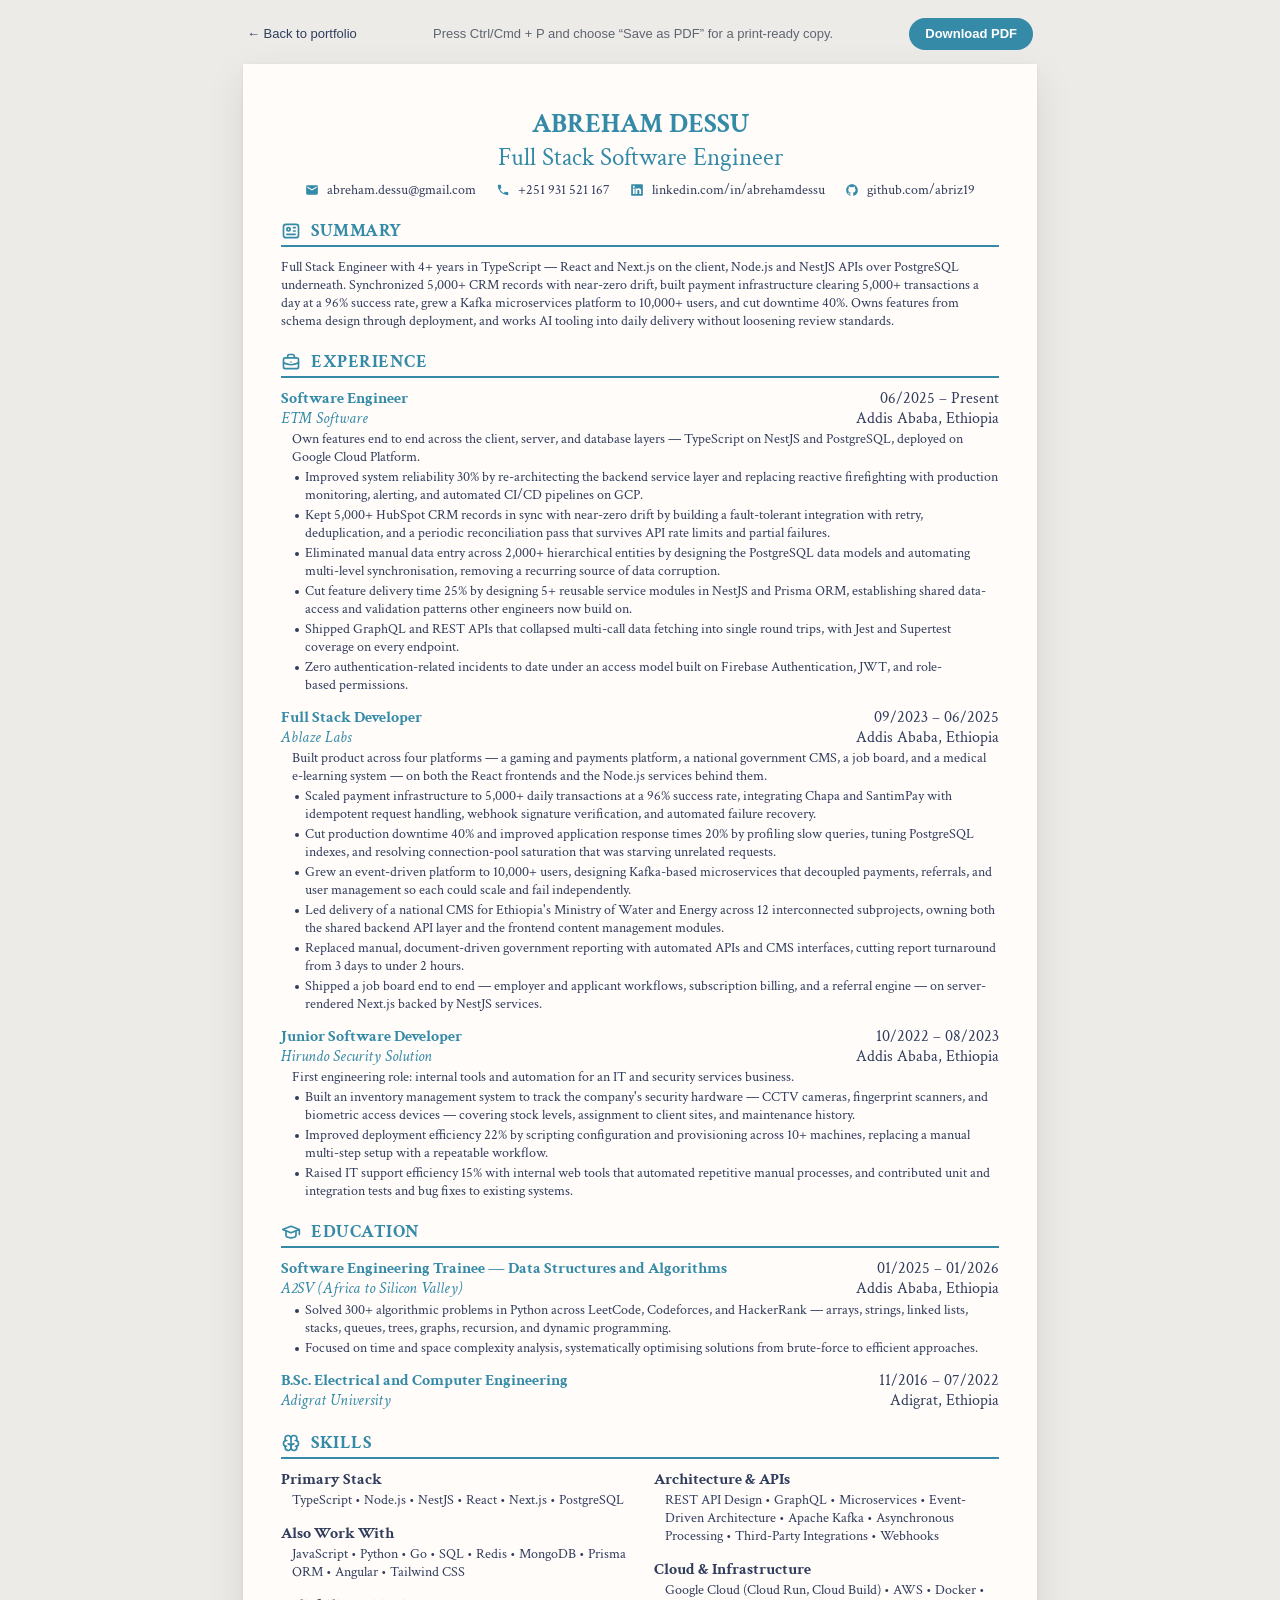
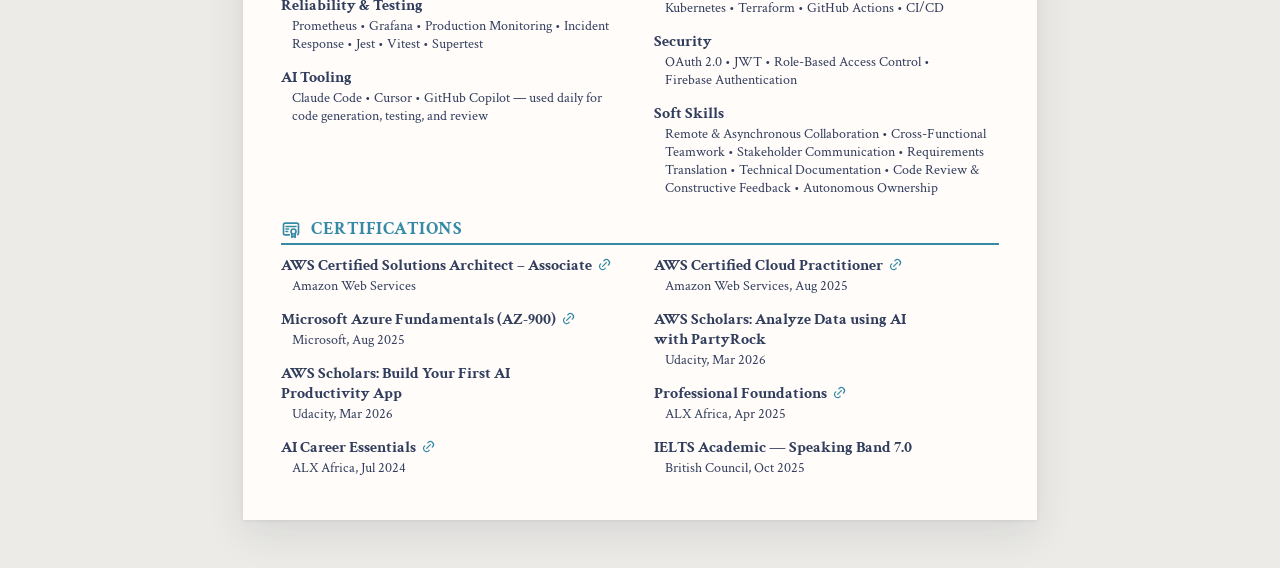
<file: resume.html>
<!DOCTYPE html>
<html lang="en">
<head>
<meta charset="UTF-8">
<meta name="viewport" content="width=device-width, initial-scale=1.0">
<title>Abreham Dessu — Full Stack Software Engineer — CV</title>
<meta name="description" content="CV of Abreham Dessu, Full Stack Software Engineer — NestJS, PostgreSQL, Kafka, React, Next.js.">
<meta name="robots" content="noindex">
<link rel="icon" href="data:image/svg+xml,%3Csvg xmlns='http://www.w3.org/2000/svg' viewBox='0 0 64 64'%3E%3Crect width='64' height='64' rx='14' fill='%230f766e'/%3E%3Ctext x='32' y='44' font-family='Inter,Helvetica,Arial,sans-serif' font-size='32' font-weight='700' fill='%23ffffff' text-anchor='middle'%3EAD%3C/text%3E%3C/svg%3E">
<link rel="preconnect" href="https://fonts.googleapis.com">
<link rel="preconnect" href="https://fonts.gstatic.com" crossorigin>
<link href="https://fonts.googleapis.com/css2?family=Crimson+Text:ital,wght@0,400;0,600;0,700;1,400&display=swap" rel="stylesheet">
<style>
  /* ---------- Browser + print version of the CV ----------
     Mirrors Abreham_Dessu_CV.pdf (exported from FlowCV): same content,
     fonts, colours and layout. Content source of truth: resume.md.
     To regenerate the PDF from this page instead:
     google-chrome --headless --disable-gpu --no-pdf-header-footer \
       --print-to-pdf=Abreham_Dessu_CV.pdf resume.html
  -------------------------------------------------------- */

  /* Sizes are in CSS px to match the PDF, which is laid out on a 794 × 1123 px A4 page */
  @page { size: A4; margin: 43px 38px; background: #fffcf9; }

  *, *::before, *::after { box-sizing: border-box; margin: 0; padding: 0; }

  :root {
    --ink:      #313d5d;
    --accent:   #348aa7;
    --paper:    #fffcf9;
    --backdrop: #ecebe8;
  }

  html {
    background: var(--backdrop);
    -webkit-print-color-adjust: exact;
            print-color-adjust: exact;
  }

  body {
    font-family: "Crimson Text", Georgia, "Times New Roman", serif;
    font-size: 14px;
    line-height: 18px;
    color: var(--ink);
    -webkit-font-smoothing: antialiased;
  }

  a { color: inherit; text-decoration: none; }
  a:hover { text-decoration: underline; text-underline-offset: 2px; }
  a:focus-visible { outline: 2px solid var(--accent); outline-offset: 2px; border-radius: 2px; }

  ul { list-style: none; }
  p, li { text-wrap: pretty; }

  .sheet {
    width: 100%;
    max-width: 794px;
    margin: 0 auto 48px;
    padding: 43px 38px;
    background: var(--paper);
    box-shadow: 0 1px 3px rgba(30, 35, 45, 0.08), 0 14px 36px rgba(30, 35, 45, 0.10);
  }

  /* ---------- Header ---------- */
  .header { text-align: center; }

  .name {
    font-size: 26.66px;
    line-height: 34px;
    font-weight: 700;
    text-transform: uppercase;
    color: var(--accent);
  }

  .title {
    font-size: 24.66px;
    line-height: 34px;
    color: var(--accent);
  }

  .contact {
    display: flex;
    flex-wrap: wrap;
    justify-content: center;
    gap: 4px 20px;
    margin-top: 6px;
  }

  .contact a {
    display: inline-flex;
    align-items: center;
    gap: 8px;
  }

  .contact svg { width: 14px; height: 14px; fill: var(--accent); flex-shrink: 0; }

  /* ---------- Sections ---------- */
  .section { margin-top: 20px; }

  .section__head {
    display: flex;
    align-items: center;
    gap: 10px;
    padding-bottom: 2px;
    margin-bottom: 11px;
    border-bottom: 2px solid var(--accent);
    color: var(--accent);
    break-after: avoid;
    page-break-after: avoid;
  }

  .section__head svg {
    width: 20px;
    height: 20px;
    fill: none;
    stroke: currentColor;
    stroke-width: 2;
    stroke-linecap: round;
    stroke-linejoin: round;
    flex-shrink: 0;
  }

  .section__head h2 {
    font-size: 18px;
    line-height: 24px;
    font-weight: 700;
    text-transform: uppercase;
    letter-spacing: 0.03em;
  }

  /* ---------- Entries (experience, education) ---------- */
  .entry + .entry { margin-top: 14px; }

  .entry__row {
    display: flex;
    flex-wrap: wrap;
    justify-content: space-between;
    align-items: baseline;
    column-gap: 16px;
    font-size: 16px;
    line-height: 20px;
    break-after: avoid;
    page-break-after: avoid;
  }

  .entry__title { font-size: 16px; font-weight: 700; color: var(--accent); }
  .entry__org   { font-style: italic; color: var(--accent); }
  .entry__date,
  .entry__loc   { white-space: nowrap; }

  .entry__context { margin: 1px 0 0 11px; }

  .points { padding-left: 24px; }

  .points li {
    position: relative;
    margin-top: 2px;
    break-inside: avoid;
    page-break-inside: avoid;
  }

  .points li::before {
    content: "";
    position: absolute;
    left: -10.5px;
    top: 7.5px;
    width: 4px;
    height: 4px;
    border-radius: 50%;
    background: var(--ink);
  }

  /* ---------- Two independent columns (skills, certifications) ---------- */
  .cols {
    display: grid;
    grid-template-columns: 1fr 1fr;
    gap: 15px 28px;
    align-items: start;
  }

  .group {
    break-inside: avoid;
    page-break-inside: avoid;
  }

  .group + .group { margin-top: 15px; }

  .group__label {
    font-size: 16px;
    line-height: 20px;
    font-weight: 700;
  }

  .group__label a {
    display: inline;
  }

  .group__label .link-icon {
    display: inline-block;
    width: 15px;
    height: 15px;
    margin-left: 5px;
    vertical-align: -2px;
    fill: none;
    stroke: var(--accent);
    stroke-width: 2;
    stroke-linecap: round;
    stroke-linejoin: round;
  }

  .group__items { margin: 1px 0 0 11px; }

  /* ---------- Screen-only toolbar ---------- */
  .toolbar {
    max-width: 794px;
    margin: 0 auto;
    padding: 18px 4px 14px;
    display: flex;
    flex-wrap: wrap;
    align-items: center;
    justify-content: space-between;
    gap: 10px 16px;
    font-family: -apple-system, BlinkMacSystemFont, "Segoe UI", Roboto, Arial, sans-serif;
    font-size: 13px;
    line-height: 1.4;
    color: #5f6570;
  }

  .toolbar__back { color: var(--ink); font-weight: 500; }

  .toolbar__download {
    color: #fff;
    background: var(--accent);
    padding: 7px 16px;
    border-radius: 999px;
    font-weight: 600;
  }

  .toolbar__download:hover { text-decoration: none; background: #2b7690; }

  /* ---------- Small screens ---------- */
  @media (max-width: 820px) {
    .toolbar { padding-inline: 16px; }
    .sheet { margin-bottom: 0; padding: 32px 20px; box-shadow: none; }
  }

  @media (max-width: 600px) {
    .toolbar__hint { display: none; }
    .title { font-size: 20px; line-height: 28px; }
    .cols { grid-template-columns: 1fr; }
  }

  /* ---------- Print ---------- */
  @media print {
    html { background: var(--paper); }
    .toolbar { display: none; }
    .sheet { max-width: none; margin: 0; padding: 0; box-shadow: none; }
    a:hover { text-decoration: none; }
  }
</style>
</head>
<body>

<nav class="toolbar" aria-label="CV actions">
  <a class="toolbar__back" href="./">← Back to portfolio</a>
  <span class="toolbar__hint">Press Ctrl/Cmd + P and choose “Save as PDF” for a print-ready copy.</span>
  <a class="toolbar__download" href="Abreham_Dessu_CV.pdf" download>Download PDF</a>
</nav>

<main class="sheet">

  <header class="header">
    <h1 class="name">Abreham Dessu</h1>
    <p class="title">Full Stack Software Engineer</p>
    <p class="contact">
      <a href="mailto:abreham.dessu@gmail.com">
        <svg viewBox="0 0 24 24" aria-hidden="true"><path d="M20 4H4a2 2 0 0 0-2 2v12a2 2 0 0 0 2 2h16a2 2 0 0 0 2-2V6a2 2 0 0 0-2-2zm0 4.2-8 4.8-8-4.8V6l8 4.8L20 6v2.2z"/></svg>
        abreham.dessu@gmail.com
      </a>
      <a href="tel:+251931521167">
        <svg viewBox="0 0 24 24" aria-hidden="true"><path d="M6.6 10.8a15.1 15.1 0 0 0 6.6 6.6l2.2-2.2c.3-.3.7-.4 1-.2 1.2.4 2.4.6 3.6.6.6 0 1 .4 1 1V20c0 .6-.4 1-1 1A17 17 0 0 1 3 4c0-.6.4-1 1-1h3.5c.6 0 1 .4 1 1 0 1.3.2 2.5.6 3.6.1.4 0 .8-.2 1l-2.3 2.2z"/></svg>
        +251 931 521 167
      </a>
      <a href="https://linkedin.com/in/abrehamdessu">
        <svg viewBox="0 0 24 24" aria-hidden="true"><path d="M20.4 2H3.6C2.7 2 2 2.7 2 3.6v16.8c0 .9.7 1.6 1.6 1.6h16.8c.9 0 1.6-.7 1.6-1.6V3.6c0-.9-.7-1.6-1.6-1.6zM8 19H5V9.5h3V19zM6.5 8.2C5.5 8.2 4.8 7.4 4.8 6.5S5.5 4.8 6.5 4.8s1.7.8 1.7 1.7-.8 1.7-1.7 1.7zM19 19h-3v-4.9c0-1.2 0-2.7-1.6-2.7s-1.9 1.3-1.9 2.6V19h-3V9.5h2.9v1.3h.04c.4-.8 1.4-1.6 2.9-1.6 3.1 0 3.66 2 3.66 4.7V19z"/></svg>
        linkedin.com/in/abrehamdessu
      </a>
      <a href="https://github.com/abriz19">
        <svg viewBox="0 0 24 24" aria-hidden="true"><path d="M12 2C6.5 2 2 6.6 2 12.3c0 4.5 2.9 8.3 6.8 9.7.5.1.7-.2.7-.5v-1.7c-2.8.6-3.4-1.4-3.4-1.4-.5-1.2-1.1-1.5-1.1-1.5-.9-.6.07-.6.07-.6 1 .07 1.5 1 1.5 1 .9 1.6 2.4 1.1 3 .9.1-.7.4-1.1.6-1.4-2.2-.3-4.6-1.2-4.6-5.2 0-1.1.4-2 1-2.8-.1-.3-.4-1.3.1-2.7 0 0 .8-.3 2.7 1a9 9 0 0 1 4.9 0c1.9-1.3 2.7-1 2.7-1 .5 1.4.2 2.4.1 2.7.6.8 1 1.7 1 2.8 0 4-2.4 4.9-4.6 5.2.4.3.7.9.7 1.9v2.8c0 .3.2.6.7.5A10.3 10.3 0 0 0 22 12.3C22 6.6 17.5 2 12 2z"/></svg>
        github.com/abriz19
      </a>
    </p>
  </header>

  <!-- ============ SUMMARY ============ -->
  <section class="section" aria-labelledby="summary-heading">
    <div class="section__head">
      <svg viewBox="0 0 24 24" aria-hidden="true"><rect x="3" y="4" width="18" height="16" rx="3"/><circle cx="9" cy="10" r="2"/><path d="M15 8h2M15 12h2M7 16h10"/></svg>
      <h2 id="summary-heading">Summary</h2>
    </div>
    <p>
      Full Stack Engineer with 4+ years in TypeScript — React and Next.js on the client, Node.js and NestJS APIs over PostgreSQL
      underneath. Synchronized 5,000+ CRM records with near-zero drift, built payment infrastructure clearing 5,000+ transactions a
      day at a 96% success rate, grew a Kafka microservices platform to 10,000+ users, and cut downtime 40%. Owns features from
      schema design through deployment, and works AI tooling into daily delivery without loosening review standards.
    </p>
  </section>

  <!-- ============ EXPERIENCE ============ -->
  <section class="section" aria-labelledby="experience-heading">
    <div class="section__head">
      <svg viewBox="0 0 24 24" aria-hidden="true"><rect x="3" y="7" width="18" height="13" rx="2"/><path d="M8 7V5a2 2 0 0 1 2-2h4a2 2 0 0 1 2 2v2M3 13a20 20 0 0 0 18 0M12 12v.01"/></svg>
      <h2 id="experience-heading">Experience</h2>
    </div>

    <article class="entry">
      <div class="entry__row">
        <h3 class="entry__title">Software Engineer</h3>
        <span class="entry__date"><time datetime="2025-06">06/2025</time> – Present</span>
      </div>
      <div class="entry__row">
        <p class="entry__org">ETM Software</p>
        <span class="entry__loc">Addis Ababa, Ethiopia</span>
      </div>
      <p class="entry__context">Own features end to end across the client, server, and database layers — TypeScript on NestJS and PostgreSQL, deployed on Google Cloud Platform.</p>
      <ul class="points">
        <li>Improved system reliability 30% by re-architecting the backend service layer and replacing reactive firefighting with production monitoring, alerting, and automated CI/CD pipelines on GCP.</li>
        <li>Kept 5,000+ HubSpot CRM records in sync with near-zero drift by building a fault-tolerant integration with retry, deduplication, and a periodic reconciliation pass that survives API rate limits and partial failures.</li>
        <li>Eliminated manual data entry across 2,000+ hierarchical entities by designing the PostgreSQL data models and automating multi-level synchronisation, removing a recurring source of data corruption.</li>
        <li>Cut feature delivery time 25% by designing 5+ reusable service modules in NestJS and Prisma ORM, establishing shared data-access and validation patterns other engineers now build on.</li>
        <li>Shipped GraphQL and REST APIs that collapsed multi-call data fetching into single round trips, with Jest and Supertest coverage on every endpoint.</li>
        <li>Zero authentication-related incidents to date under an access model built on Firebase Authentication, JWT, and role-based permissions.</li>
      </ul>
    </article>

    <article class="entry">
      <div class="entry__row">
        <h3 class="entry__title">Full Stack Developer</h3>
        <span class="entry__date"><time datetime="2023-09">09/2023</time> – <time datetime="2025-06">06/2025</time></span>
      </div>
      <div class="entry__row">
        <p class="entry__org">Ablaze Labs</p>
        <span class="entry__loc">Addis Ababa, Ethiopia</span>
      </div>
      <p class="entry__context">Built product across four platforms — a gaming and payments platform, a national government CMS, a job board, and a medical e-learning system — on both the React frontends and the Node.js services behind them.</p>
      <ul class="points">
        <li>Scaled payment infrastructure to 5,000+ daily transactions at a 96% success rate, integrating Chapa and SantimPay with idempotent request handling, webhook signature verification, and automated failure recovery.</li>
        <li>Cut production downtime 40% and improved application response times 20% by profiling slow queries, tuning PostgreSQL indexes, and resolving connection-pool saturation that was starving unrelated requests.</li>
        <li>Grew an event-driven platform to 10,000+ users, designing Kafka-based microservices that decoupled payments, referrals, and user management so each could scale and fail independently.</li>
        <li>Led delivery of a national CMS for Ethiopia's Ministry of Water and Energy across 12 interconnected subprojects, owning both the shared backend API layer and the frontend content management modules.</li>
        <li>Replaced manual, document-driven government reporting with automated APIs and CMS interfaces, cutting report turnaround from 3 days to under 2 hours.</li>
        <li>Shipped a job board end to end — employer and applicant workflows, subscription billing, and a referral engine — on server-rendered Next.js backed by NestJS services.</li>
      </ul>
    </article>

    <article class="entry">
      <div class="entry__row">
        <h3 class="entry__title">Junior Software Developer</h3>
        <span class="entry__date"><time datetime="2022-10">10/2022</time> – <time datetime="2023-08">08/2023</time></span>
      </div>
      <div class="entry__row">
        <p class="entry__org">Hirundo Security Solution</p>
        <span class="entry__loc">Addis Ababa, Ethiopia</span>
      </div>
      <p class="entry__context">First engineering role: internal tools and automation for an IT and security services business.</p>
      <ul class="points">
        <li>Built an inventory management system to track the company's security hardware — CCTV cameras, fingerprint scanners, and biometric access devices — covering stock levels, assignment to client sites, and maintenance history.</li>
        <li>Improved deployment efficiency 22% by scripting configuration and provisioning across 10+ machines, replacing a manual multi-step setup with a repeatable workflow.</li>
        <li>Raised IT support efficiency 15% with internal web tools that automated repetitive manual processes, and contributed unit and integration tests and bug fixes to existing systems.</li>
      </ul>
    </article>
  </section>

  <!-- ============ EDUCATION ============ -->
  <section class="section" aria-labelledby="education-heading">
    <div class="section__head">
      <svg viewBox="0 0 24 24" aria-hidden="true"><path d="M22 9 12 5 2 9l10 4 10-4v6"/><path d="M6 10.6V16a6 3 0 0 0 12 0v-5.4"/></svg>
      <h2 id="education-heading">Education</h2>
    </div>

    <article class="entry">
      <div class="entry__row">
        <h3 class="entry__title">Software Engineering Trainee — Data Structures and Algorithms</h3>
        <span class="entry__date"><time datetime="2025-01">01/2025</time> – <time datetime="2026-01">01/2026</time></span>
      </div>
      <div class="entry__row">
        <p class="entry__org">A2SV (Africa to Silicon Valley)</p>
        <span class="entry__loc">Addis Ababa, Ethiopia</span>
      </div>
      <ul class="points">
        <li>Solved 300+ algorithmic problems in Python across LeetCode, Codeforces, and HackerRank — arrays, strings, linked lists, stacks, queues, trees, graphs, recursion, and dynamic programming.</li>
        <li>Focused on time and space complexity analysis, systematically optimising solutions from brute-force to efficient approaches.</li>
      </ul>
    </article>

    <article class="entry">
      <div class="entry__row">
        <h3 class="entry__title">B.Sc. Electrical and Computer Engineering</h3>
        <span class="entry__date"><time datetime="2016-11">11/2016</time> – <time datetime="2022-07">07/2022</time></span>
      </div>
      <div class="entry__row">
        <p class="entry__org">Adigrat University</p>
        <span class="entry__loc">Adigrat, Ethiopia</span>
      </div>
    </article>
  </section>

  <!-- ============ SKILLS ============ -->
  <section class="section" aria-labelledby="skills-heading">
    <div class="section__head">
      <svg viewBox="0 0 24 24" aria-hidden="true"><path d="M15.5 13a3.5 3.5 0 0 0-3.5 3.5v1a3.5 3.5 0 0 0 7 0v-1.8"/><path d="M8.5 13a3.5 3.5 0 0 1 3.5 3.5v1a3.5 3.5 0 0 1-7 0v-1.8"/><path d="M17.5 16a3.5 3.5 0 0 0 0-7H17"/><path d="M19 9.3V6.5a3.5 3.5 0 0 0-7 0"/><path d="M6.5 16a3.5 3.5 0 0 1 0-7H7"/><path d="M5 9.3V6.5a3.5 3.5 0 0 1 7 0v10"/></svg>
      <h2 id="skills-heading">Skills</h2>
    </div>

    <div class="cols">
      <div>
        <div class="group">
          <p class="group__label">Primary Stack</p>
          <p class="group__items">TypeScript • Node.js • NestJS • React • Next.js • PostgreSQL</p>
        </div>
        <div class="group">
          <p class="group__label">Also Work With</p>
          <p class="group__items">JavaScript • Python • Go • SQL • Redis • MongoDB • Prisma ORM • Angular • Tailwind CSS</p>
        </div>
        <div class="group">
          <p class="group__label">Reliability &amp; Testing</p>
          <p class="group__items">Prometheus • Grafana • Production Monitoring • Incident Response • Jest • Vitest • Supertest</p>
        </div>
        <div class="group">
          <p class="group__label">AI Tooling</p>
          <p class="group__items">Claude Code • Cursor • GitHub Copilot — used daily for code generation, testing, and review</p>
        </div>
      </div>
      <div>
        <div class="group">
          <p class="group__label">Architecture &amp; APIs</p>
          <p class="group__items">REST API Design • GraphQL • Microservices • Event-Driven Architecture • Apache Kafka • Asynchronous Processing • Third-Party Integrations • Webhooks</p>
        </div>
        <div class="group">
          <p class="group__label">Cloud &amp; Infrastructure</p>
          <p class="group__items">Google Cloud (Cloud Run, Cloud Build) • AWS • Docker • Kubernetes • Terraform • GitHub Actions • CI/CD</p>
        </div>
        <div class="group">
          <p class="group__label">Security</p>
          <p class="group__items">OAuth 2.0 • JWT • Role-Based Access Control • Firebase Authentication</p>
        </div>
        <div class="group">
          <p class="group__label">Soft Skills</p>
          <p class="group__items">Remote &amp; Asynchronous Collaboration • Cross-Functional Teamwork • Stakeholder Communication • Requirements Translation • Technical Documentation • Code Review &amp; Constructive Feedback • Autonomous Ownership</p>
        </div>
      </div>
    </div>
  </section>

  <!-- ============ CERTIFICATIONS ============ -->
  <section class="section" aria-labelledby="certs-heading">
    <div class="section__head">
      <svg viewBox="0 0 24 24" aria-hidden="true"><circle cx="15" cy="15" r="3"/><path d="M13 17.5V22l2-1.5 2 1.5v-4.5"/><path d="M10 19H5a2 2 0 0 1-2-2V7a2 2 0 0 1 2-2h14a2 2 0 0 1 2 2v10a2 2 0 0 1-1 1.73"/><path d="M6 9h12M6 12h3M6 15h2"/></svg>
      <h2 id="certs-heading">Certifications</h2>
    </div>

    <div class="cols">
      <div>
        <div class="group">
          <p class="group__label"><a href="https://www.credly.com/badges/e5c18eeb-5394-4233-a857-ec59fa3166f9">AWS Certified Solutions Architect – Associate<svg class="link-icon" viewBox="0 0 24 24" aria-hidden="true"><path d="M9 15l6-6M11 6l.46-.54a5 5 0 0 1 7.07 7.07L18 13M13 18l-.4.53a5.07 5.07 0 0 1-7.12 0 4.97 4.97 0 0 1 0-7.07L6 11"/></svg></a></p>
          <p class="group__items">Amazon Web Services</p>
        </div>
        <div class="group">
          <p class="group__label"><a href="https://learn.microsoft.com/api/credentials/share/en-us/AbrehamDessu-0100/E12428BF7041222F?sharingId=24F0EF26DAF4B3A2">Microsoft Azure Fundamentals (AZ-900)<svg class="link-icon" viewBox="0 0 24 24" aria-hidden="true"><path d="M9 15l6-6M11 6l.46-.54a5 5 0 0 1 7.07 7.07L18 13M13 18l-.4.53a5.07 5.07 0 0 1-7.12 0 4.97 4.97 0 0 1 0-7.07L6 11"/></svg></a></p>
          <p class="group__items">Microsoft, Aug 2025</p>
        </div>
        <div class="group">
          <p class="group__label">AWS Scholars: Build Your First AI Productivity App</p>
          <p class="group__items">Udacity, Mar 2026</p>
        </div>
        <div class="group">
          <p class="group__label"><a href="https://savanna.alxafrica.com/certificates/6Ey9rs7H5m">AI Career Essentials<svg class="link-icon" viewBox="0 0 24 24" aria-hidden="true"><path d="M9 15l6-6M11 6l.46-.54a5 5 0 0 1 7.07 7.07L18 13M13 18l-.4.53a5.07 5.07 0 0 1-7.12 0 4.97 4.97 0 0 1 0-7.07L6 11"/></svg></a></p>
          <p class="group__items">ALX Africa, Jul 2024</p>
        </div>
      </div>
      <div>
        <div class="group">
          <p class="group__label"><a href="https://www.credly.com/badges/68d76d17-fe19-47bc-a84b-18017922714b/linked_in_profile">AWS Certified Cloud Practitioner<svg class="link-icon" viewBox="0 0 24 24" aria-hidden="true"><path d="M9 15l6-6M11 6l.46-.54a5 5 0 0 1 7.07 7.07L18 13M13 18l-.4.53a5.07 5.07 0 0 1-7.12 0 4.97 4.97 0 0 1 0-7.07L6 11"/></svg></a></p>
          <p class="group__items">Amazon Web Services, Aug 2025</p>
        </div>
        <div class="group">
          <p class="group__label">AWS Scholars: Analyze Data using AI with PartyRock</p>
          <p class="group__items">Udacity, Mar 2026</p>
        </div>
        <div class="group">
          <p class="group__label"><a href="https://savanna.alxafrica.com/certificates/Ep78MSrxNs">Professional Foundations<svg class="link-icon" viewBox="0 0 24 24" aria-hidden="true"><path d="M9 15l6-6M11 6l.46-.54a5 5 0 0 1 7.07 7.07L18 13M13 18l-.4.53a5.07 5.07 0 0 1-7.12 0 4.97 4.97 0 0 1 0-7.07L6 11"/></svg></a></p>
          <p class="group__items">ALX Africa, Apr 2025</p>
        </div>
        <div class="group">
          <p class="group__label">IELTS Academic — Speaking Band 7.0</p>
          <p class="group__items">British Council, Oct 2025</p>
        </div>
      </div>
    </div>
  </section>

</main>

</body>
</html>
</file>
<file: style.css>
/* =============================================================
   Abreham Dessu — Portfolio
   Component-based stylesheet
   1.  Design tokens
   2.  Reset & base
   3.  Layout primitives
   4.  Navigation
   5.  Hero
   6.  Section headings
   7.  About & certifications
   8.  Skills grid
   9.  Experience timeline
   10. Project cards
   11. Education
   12. Footer
   13. Responsive
   14. Motion preferences
   ============================================================= */


/* ---------- 1. DESIGN TOKENS ---------- */

:root {
  /* Palette — crisp light theme with a slate/teal accent */
  --color-bg:            #fbfbfa;
  --color-surface:       #ffffff;
  --color-surface-alt:   #f4f5f4;
  --color-border:        #e3e4e2;
  --color-border-strong: #cfd1ce;

  --color-text:          #1c1f1e;
  --color-text-muted:    #5d635f;
  --color-text-subtle:   #8a908c;

  --color-accent:        #0f766e;
  --color-accent-hover:  #115e59;
  --color-accent-soft:   #e6f2f0;

  /* Hero highlight + background glow */
  --hero-gradient: linear-gradient(100deg, #0f766e 0%, #0e7490 100%);
  --hero-glow:     rgba(15, 118, 110, 0.13);

  /* Typography */
  --font-sans: "Inter", -apple-system, BlinkMacSystemFont, "Segoe UI", Roboto,
               "Helvetica Neue", Arial, sans-serif;
  --font-mono: "JetBrains Mono", ui-monospace, SFMono-Regular, Menlo, Consolas, monospace;

  --text-xs:   0.75rem;
  --text-sm:   0.875rem;
  --text-base: 1rem;
  --text-lg:   1.125rem;
  --text-xl:   1.375rem;
  --text-2xl:  1.75rem;
  --text-3xl:  2.25rem;
  --text-hero: clamp(2.25rem, 6vw, 3.75rem);

  /* Spacing scale */
  --space-1: 0.25rem;
  --space-2: 0.5rem;
  --space-3: 0.75rem;
  --space-4: 1rem;
  --space-5: 1.5rem;
  --space-6: 2rem;
  --space-7: 3rem;
  --space-8: 4rem;
  --space-9: 6rem;

  /* Shape & depth */
  --radius-sm: 6px;
  --radius-md: 10px;
  --radius-lg: 16px;
  --radius-pill: 999px;

  --shadow-sm: 0 1px 2px rgba(20, 24, 22, 0.04);
  --shadow-md: 0 4px 16px rgba(20, 24, 22, 0.06);
  --shadow-lg: 0 16px 40px rgba(20, 24, 22, 0.10);

  --ease: cubic-bezier(0.22, 0.61, 0.36, 1);
  --transition: 220ms var(--ease);

  --container-width: 1080px;
  --nav-height: 68px;
}

/* Sleek slate dark theme — respects the visitor's OS preference */
@media (prefers-color-scheme: dark) {
  :root {
    --color-bg:            #0f1211;
    --color-surface:       #171b19;
    --color-surface-alt:   #141817;
    --color-border:        #262b29;
    --color-border-strong: #363c39;

    --color-text:          #eef0ee;
    --color-text-muted:    #a7aeaa;
    --color-text-subtle:   #7b827e;

    --color-accent:        #5eead4;
    --color-accent-hover:  #99f6e4;
    --color-accent-soft:   #14312d;

    --hero-gradient: linear-gradient(100deg, #5eead4 0%, #67e8f9 100%);
    --hero-glow:     rgba(94, 234, 212, 0.10);

    --shadow-sm: 0 1px 2px rgba(0, 0, 0, 0.3);
    --shadow-md: 0 4px 16px rgba(0, 0, 0, 0.35);
    --shadow-lg: 0 16px 40px rgba(0, 0, 0, 0.5);
  }
}


/* ---------- 2. RESET & BASE ---------- */

*,
*::before,
*::after {
  box-sizing: border-box;
  margin: 0;
  padding: 0;
}

html {
  scroll-behavior: smooth;
  scroll-padding-top: calc(var(--nav-height) + var(--space-4));
  -webkit-text-size-adjust: 100%;
}

body {
  background-color: var(--color-bg);
  color: var(--color-text);
  font-family: var(--font-sans);
  font-size: var(--text-base);
  line-height: 1.65;
  -webkit-font-smoothing: antialiased;
  -moz-osx-font-smoothing: grayscale;
}

h1, h2, h3, h4 {
  line-height: 1.15;
  letter-spacing: -0.02em;
  font-weight: 600;
  text-wrap: balance;
}

p { text-wrap: pretty; }

ul, ol { list-style: none; }

a {
  color: inherit;
  text-decoration: none;
}

strong {
  font-weight: 600;
  color: var(--color-text);
}

:focus-visible {
  outline: 2px solid var(--color-accent);
  outline-offset: 3px;
  border-radius: var(--radius-sm);
}

.skip-link {
  position: absolute;
  left: -9999px;
  top: var(--space-2);
  z-index: 100;
  padding: var(--space-2) var(--space-4);
  background: var(--color-accent);
  color: #fff;
  border-radius: var(--radius-sm);
  font-size: var(--text-sm);
}

.skip-link:focus {
  left: var(--space-4);
}

/* Read by screen readers, hidden on screen */
.visually-hidden {
  position: absolute;
  width: 1px;
  height: 1px;
  overflow: hidden;
  clip: rect(0 0 0 0);
  clip-path: inset(50%);
  white-space: nowrap;
}


/* ---------- 3. LAYOUT PRIMITIVES ---------- */

.container {
  width: 100%;
  max-width: var(--container-width);
  margin-inline: auto;
  padding-inline: var(--space-5);
}

.section {
  padding-block: var(--space-9);
  border-top: 1px solid var(--color-border);
}

.section--alt {
  background-color: var(--color-surface-alt);
}


/* ---------- 4. NAVIGATION ---------- */

.site-header {
  position: sticky;
  top: 0;
  z-index: 50;
  background-color: color-mix(in srgb, var(--color-bg) 85%, transparent);
  backdrop-filter: saturate(180%) blur(12px);
  -webkit-backdrop-filter: saturate(180%) blur(12px);
  border-bottom: 1px solid var(--color-border);
}

.nav {
  height: var(--nav-height);
  display: flex;
  align-items: center;
  justify-content: space-between;
  gap: var(--space-5);
}

.nav__brand {
  font-weight: 600;
  font-size: var(--text-base);
  letter-spacing: -0.01em;
  transition: color var(--transition);
}

.nav__brand:hover { color: var(--color-accent); }

.nav__dot { color: var(--color-accent); }

.nav__list {
  display: flex;
  align-items: center;
  gap: var(--space-2);
}

.nav__link {
  position: relative;
  display: inline-block;
  padding: var(--space-2) var(--space-3);
  font-size: var(--text-sm);
  font-weight: 500;
  color: var(--color-text-muted);
  border-radius: var(--radius-sm);
  transition: color var(--transition), background-color var(--transition);
}

.nav__link::after {
  content: "";
  position: absolute;
  left: var(--space-3);
  right: var(--space-3);
  bottom: 4px;
  height: 1.5px;
  background-color: var(--color-accent);
  transform: scaleX(0);
  transform-origin: left;
  transition: transform var(--transition);
}

.nav__link:hover {
  color: var(--color-text);
  background-color: var(--color-surface-alt);
}

.nav__link:hover::after { transform: scaleX(1); }

/* Download-CV call to action in the nav */
.nav__cta {
  display: inline-flex;
  align-items: center;
  gap: var(--space-2);
  margin-left: var(--space-2);
  padding: var(--space-2) var(--space-4);
  font-size: var(--text-sm);
  font-weight: 500;
  color: var(--color-accent);
  border: 1px solid var(--color-accent);
  border-radius: var(--radius-pill);
  white-space: nowrap;
  transition: background-color var(--transition), color var(--transition),
              transform var(--transition), box-shadow var(--transition);
}

.nav__cta:hover {
  background-color: var(--color-accent);
  color: var(--color-bg);
  transform: translateY(-1px);
  box-shadow: var(--shadow-sm);
}

/* Shared inline icon */
.icon {
  width: 1em;
  height: 1em;
  flex-shrink: 0;
  fill: none;
  stroke: currentColor;
  stroke-width: 2;
  stroke-linecap: round;
  stroke-linejoin: round;
}


/* ---------- 5. HERO ---------- */

.hero {
  position: relative;
  isolation: isolate;
  overflow: hidden;
  padding-block: clamp(var(--space-8), 12vh, var(--space-9)) var(--space-9);
}

/* Dotted grid that fades out toward the edges */
.hero::before {
  content: "";
  position: absolute;
  inset: 0;
  z-index: -2;
  background-image: radial-gradient(var(--color-border-strong) 1px, transparent 1.5px);
  background-size: 26px 26px;
  -webkit-mask-image: radial-gradient(ellipse 70% 60% at 50% 30%, #000 15%, transparent 75%);
          mask-image: radial-gradient(ellipse 70% 60% at 50% 30%, #000 15%, transparent 75%);
  pointer-events: none;
}

/* Soft accent glow behind the headline */
.hero::after {
  content: "";
  position: absolute;
  z-index: -1;
  top: -15%;
  left: 50%;
  width: min(1000px, 140vw);
  aspect-ratio: 1.5;
  transform: translateX(-35%);
  background: radial-gradient(closest-side, var(--hero-glow), transparent);
  pointer-events: none;
}

.hero__inner {
  max-width: 920px;
  margin-inline: auto;
}

/* "Open to opportunities" pill with a live dot */
.hero__status {
  display: inline-flex;
  align-items: center;
  gap: var(--space-2);
  padding: var(--space-1) var(--space-4) var(--space-1) var(--space-3);
  font-size: var(--text-sm);
  font-weight: 500;
  color: var(--color-text-muted);
  background-color: color-mix(in srgb, var(--color-surface) 80%, transparent);
  border: 1px solid var(--color-border);
  border-radius: var(--radius-pill);
  box-shadow: var(--shadow-sm);
  margin-bottom: var(--space-6);
}

.hero__pulse {
  position: relative;
  width: 8px;
  height: 8px;
  flex-shrink: 0;
  border-radius: 50%;
  background-color: var(--color-accent);
}

.hero__pulse::after {
  content: "";
  position: absolute;
  inset: 0;
  border-radius: inherit;
  background-color: inherit;
  animation: hero-pulse 2s var(--ease) infinite;
}

.hero__intro {
  font-size: var(--text-lg);
  color: var(--color-text-muted);
  margin-bottom: var(--space-4);
}

.hero__intro strong { color: var(--color-text); }

.hero__headline {
  font-size: var(--text-hero);
  font-weight: 700;
  line-height: 1.08;
  letter-spacing: -0.035em;
  margin-bottom: var(--space-6);
}

.hero__line { display: block; }

.hero__em {
  font-style: normal;
  color: var(--color-accent); /* fallback if background-clip isn't supported */
  background-image: var(--hero-gradient);
  -webkit-background-clip: text;
          background-clip: text;
  -webkit-text-fill-color: transparent;
}

.hero__hook {
  font-size: var(--text-lg);
  color: var(--color-text-muted);
  max-width: 60ch;
  margin-bottom: var(--space-6);
}

.hero__actions {
  display: flex;
  flex-wrap: wrap;
  gap: var(--space-3);
  margin-bottom: var(--space-4);
}

/* Reassurance line under the download button */
.hero__filemeta {
  font-size: var(--text-sm);
  color: var(--color-text-subtle);
  margin-bottom: var(--space-8);
}

.hero__filemeta a {
  color: var(--color-text-muted);
  border-bottom: 1px solid var(--color-border-strong);
  transition: color var(--transition), border-color var(--transition);
}

.hero__filemeta a:hover {
  color: var(--color-accent);
  border-bottom-color: var(--color-accent);
}

/* Buttons */
.btn {
  display: inline-flex;
  align-items: center;
  justify-content: center;
  gap: var(--space-2);
  padding: var(--space-3) var(--space-5);
  font-size: var(--text-sm);
  font-weight: 500;
  border-radius: var(--radius-pill);
  border: 1px solid transparent;
  transition: background-color var(--transition), color var(--transition),
              border-color var(--transition), transform var(--transition),
              box-shadow var(--transition);
}

.btn--primary {
  background-color: var(--color-accent);
  color: var(--color-bg);
  box-shadow: var(--shadow-sm);
}

.btn--primary:hover {
  background-color: var(--color-accent-hover);
  transform: translateY(-2px);
  box-shadow: var(--shadow-md);
}

.btn--ghost {
  border-color: var(--color-border-strong);
  color: var(--color-text);
}

.btn--ghost:hover {
  border-color: var(--color-accent);
  color: var(--color-accent);
  transform: translateY(-2px);
}

.btn--arrow .icon { transition: transform var(--transition); }
.btn--arrow:hover .icon { transform: translateX(3px); }

/* Hero stats */
.hero__stats {
  display: grid;
  grid-template-columns: repeat(4, 1fr);
  gap: var(--space-4);
}

.stat {
  display: flex;
  flex-direction: column;
  gap: var(--space-1);
  padding: var(--space-4);
  background-color: color-mix(in srgb, var(--color-surface) 75%, transparent);
  border: 1px solid var(--color-border);
  border-radius: var(--radius-md);
}

.stat__value {
  font-size: var(--text-3xl);
  font-weight: 700;
  line-height: 1.1;
  letter-spacing: -0.03em;
  color: var(--color-accent);
  font-variant-numeric: tabular-nums;
  white-space: nowrap;
}

.stat__arrow {
  margin-inline: 0.12em;
  font-weight: 500;
  color: var(--color-text-subtle);
}

.stat__label {
  font-size: var(--text-xs);
  color: var(--color-text-muted);
  line-height: 1.4;
}

/* Hero entrance: each piece rises in, one after another */
.hero__status,
.hero__intro,
.hero__line,
.hero__hook,
.hero__actions,
.hero__filemeta,
.hero__stats {
  animation: hero-rise 700ms var(--ease) both;
}

.hero__intro              { animation-delay: 80ms; }
.hero__line:nth-child(1)  { animation-delay: 180ms; }
.hero__line:nth-child(2)  { animation-delay: 280ms; }
.hero__line:nth-child(3)  { animation-delay: 380ms; }
.hero__hook               { animation-delay: 500ms; }
.hero__actions            { animation-delay: 580ms; }
.hero__filemeta           { animation-delay: 640ms; }
.hero__stats              { animation-delay: 700ms; }

@keyframes hero-rise {
  from { opacity: 0; transform: translateY(14px); }
  to   { opacity: 1; transform: none; }
}

@keyframes hero-pulse {
  from { transform: scale(1);   opacity: 0.6; }
  to   { transform: scale(2.8); opacity: 0; }
}


/* ---------- 6. SECTION HEADINGS ---------- */

.section__eyebrow {
  font-family: var(--font-mono);
  font-size: var(--text-xs);
  letter-spacing: 0.08em;
  text-transform: uppercase;
  color: var(--color-text-subtle);
  margin-bottom: var(--space-3);
}

.section__heading {
  font-size: var(--text-3xl);
  margin-bottom: var(--space-7);
}

.subsection__heading {
  font-size: var(--text-xl);
  margin-bottom: var(--space-5);
}


/* ---------- 7. ABOUT & CERTIFICATIONS ---------- */

.about {
  display: grid;
  grid-template-columns: 1.6fr 1fr;
  gap: var(--space-7);
  margin-bottom: var(--space-8);
}

.about__text p {
  color: var(--color-text-muted);
  font-size: var(--text-lg);
}

.about__text p + p { margin-top: var(--space-4); }

.about__certs {
  padding: var(--space-5);
  background-color: var(--color-surface);
  border: 1px solid var(--color-border);
  border-radius: var(--radius-lg);
  box-shadow: var(--shadow-sm);
  align-self: start;
}

.about__certs-title {
  font-size: var(--text-sm);
  text-transform: uppercase;
  letter-spacing: 0.06em;
  color: var(--color-text-subtle);
  margin-bottom: var(--space-4);
}

.cert-list {
  display: flex;
  flex-direction: column;
  gap: var(--space-4);
}

.cert {
  display: flex;
  flex-direction: column;
  padding-left: var(--space-4);
  border-left: 2px solid var(--color-border-strong);
  transition: border-color var(--transition), transform var(--transition);
}

.cert:hover {
  border-left-color: var(--color-accent);
  transform: translateX(3px);
}

.cert__name {
  font-size: var(--text-sm);
  font-weight: 500;
}

.cert__issuer {
  font-size: var(--text-xs);
  color: var(--color-text-subtle);
}


/* ---------- 8. SKILLS GRID ---------- */

.skills-grid {
  display: grid;
  grid-template-columns: repeat(auto-fit, minmax(260px, 1fr));
  gap: var(--space-4);
}

.skill-card {
  padding: var(--space-5);
  background-color: var(--color-surface);
  border: 1px solid var(--color-border);
  border-radius: var(--radius-lg);
  transition: border-color var(--transition), box-shadow var(--transition),
              transform var(--transition);
}

.skill-card:hover {
  border-color: var(--color-border-strong);
  box-shadow: var(--shadow-md);
  transform: translateY(-3px);
}

.skill-card__title {
  font-size: var(--text-sm);
  text-transform: uppercase;
  letter-spacing: 0.06em;
  color: var(--color-text-subtle);
  margin-bottom: var(--space-4);
}

/* Tag pills — shared component */
.tags {
  display: flex;
  flex-wrap: wrap;
  gap: var(--space-2);
}

.tag {
  padding: 4px var(--space-3);
  font-size: var(--text-xs);
  font-weight: 500;
  color: var(--color-text-muted);
  background-color: var(--color-surface-alt);
  border: 1px solid var(--color-border);
  border-radius: var(--radius-pill);
  transition: background-color var(--transition), color var(--transition),
              border-color var(--transition);
}

.tag:hover {
  background-color: var(--color-accent-soft);
  border-color: var(--color-accent);
  color: var(--color-accent);
}

.tag--mono {
  font-family: var(--font-mono);
  font-size: 0.7rem;
  letter-spacing: 0.01em;
}

.tags--inline { margin-top: var(--space-5); }


/* ---------- 9. EXPERIENCE TIMELINE ---------- */

.timeline {
  position: relative;
  display: flex;
  flex-direction: column;
  gap: var(--space-6);
  padding-left: var(--space-6);
}

/* The vertical spine */
.timeline::before {
  content: "";
  position: absolute;
  left: 5px;
  top: var(--space-3);
  bottom: var(--space-3);
  width: 2px;
  background: linear-gradient(
    to bottom,
    var(--color-accent),
    var(--color-border) 85%,
    transparent
  );
}

.timeline__item {
  position: relative;
}

.timeline__marker {
  position: absolute;
  left: calc(var(--space-6) * -1);
  top: var(--space-6);
  width: 12px;
  height: 12px;
  border-radius: 50%;
  background-color: var(--color-bg);
  border: 2px solid var(--color-border-strong);
  transition: border-color var(--transition), box-shadow var(--transition),
              transform var(--transition);
}

.section--alt .timeline__marker { background-color: var(--color-surface-alt); }

.timeline__item:hover .timeline__marker {
  border-color: var(--color-accent);
  box-shadow: 0 0 0 5px var(--color-accent-soft);
  transform: scale(1.15);
}

.timeline__card {
  padding: var(--space-6);
  background-color: var(--color-surface);
  border: 1px solid var(--color-border);
  border-radius: var(--radius-lg);
  transition: border-color var(--transition), box-shadow var(--transition),
              transform var(--transition);
}

.timeline__item:hover .timeline__card {
  border-color: var(--color-border-strong);
  box-shadow: var(--shadow-md);
  transform: translateX(4px);
}

.timeline__header { margin-bottom: var(--space-5); }

.timeline__role {
  font-size: var(--text-xl);
  margin-bottom: var(--space-1);
}

.timeline__company {
  font-size: var(--text-base);
  font-weight: 500;
  color: var(--color-accent);
}

.timeline__meta {
  font-size: var(--text-sm);
  color: var(--color-text-subtle);
  margin-top: var(--space-1);
}

.timeline__sep { margin-inline: var(--space-1); }

.timeline__points {
  display: flex;
  flex-direction: column;
  gap: var(--space-3);
}

.timeline__points li {
  position: relative;
  padding-left: var(--space-5);
  font-size: var(--text-base);
  color: var(--color-text-muted);
}

.timeline__points li::before {
  content: "";
  position: absolute;
  left: 0;
  top: 0.7em;
  width: 6px;
  height: 1.5px;
  background-color: var(--color-accent);
}


/* ---------- 10. PROJECT CARDS ---------- */

.projects-grid {
  display: grid;
  grid-template-columns: repeat(auto-fit, minmax(320px, 1fr));
  gap: var(--space-5);
}

.project-card {
  display: flex;
  flex-direction: column;
  justify-content: space-between;
  padding: var(--space-6);
  background-color: var(--color-surface);
  border: 1px solid var(--color-border);
  border-radius: var(--radius-lg);
  transition: border-color var(--transition), box-shadow var(--transition),
              transform var(--transition);
}

.project-card:hover {
  border-color: var(--color-accent);
  box-shadow: var(--shadow-lg);
  transform: translateY(-5px);
}

.project-card__badge {
  display: inline-block;
  font-family: var(--font-mono);
  font-size: 0.7rem;
  letter-spacing: 0.06em;
  text-transform: uppercase;
  color: var(--color-accent);
  background-color: var(--color-accent-soft);
  padding: 3px var(--space-3);
  border-radius: var(--radius-pill);
  margin-bottom: var(--space-4);
}

.project-card__title {
  font-size: var(--text-xl);
  margin-bottom: var(--space-1);
}

.project-card__org {
  font-size: var(--text-sm);
  color: var(--color-text-subtle);
  margin-bottom: var(--space-4);
}

.project-card__desc {
  font-size: var(--text-sm);
  color: var(--color-text-muted);
  line-height: 1.7;
}


/* ---------- 11. EDUCATION ---------- */

.education-grid {
  display: grid;
  grid-template-columns: repeat(auto-fit, minmax(300px, 1fr));
  gap: var(--space-5);
}

.edu-card {
  padding: var(--space-6);
  background-color: var(--color-surface);
  border: 1px solid var(--color-border);
  border-radius: var(--radius-lg);
  transition: border-color var(--transition), transform var(--transition),
              box-shadow var(--transition);
}

.edu-card:hover {
  border-color: var(--color-border-strong);
  box-shadow: var(--shadow-md);
  transform: translateY(-3px);
}

.edu-card__period {
  font-family: var(--font-mono);
  font-size: var(--text-xs);
  color: var(--color-text-subtle);
  margin-bottom: var(--space-3);
}

.edu-card__school {
  font-size: var(--text-lg);
  margin-bottom: var(--space-1);
}

.edu-card__degree {
  font-size: var(--text-sm);
  font-weight: 500;
  color: var(--color-accent);
  margin-bottom: var(--space-3);
}

.edu-card__note {
  font-size: var(--text-sm);
  color: var(--color-text-muted);
}


/* ---------- 12. FOOTER ---------- */

.footer {
  padding-block: var(--space-9) var(--space-6);
  border-top: 1px solid var(--color-border);
  background-color: var(--color-bg);
}

.footer__inner {
  max-width: 780px;
  margin-inline: auto;
}

.footer__heading {
  font-size: var(--text-3xl);
  margin-bottom: var(--space-4);
}

.footer__text {
  font-size: var(--text-lg);
  color: var(--color-text-muted);
  max-width: 55ch;
  margin-bottom: var(--space-6);
}

.footer__email {
  display: inline-block;
  font-size: clamp(1.25rem, 4vw, 1.875rem);
  font-weight: 600;
  letter-spacing: -0.02em;
  color: var(--color-accent);
  border-bottom: 2px solid transparent;
  transition: border-color var(--transition), color var(--transition);
  margin-bottom: var(--space-5);
  overflow-wrap: anywhere;
}

.footer__email:hover {
  color: var(--color-accent-hover);
  border-bottom-color: var(--color-accent);
}

.footer__cv {
  margin-bottom: var(--space-7);
}

.footer__links {
  display: flex;
  flex-wrap: wrap;
  gap: var(--space-5);
  padding-bottom: var(--space-6);
  border-bottom: 1px solid var(--color-border);
}

.footer__link {
  position: relative;
  font-size: var(--text-sm);
  font-weight: 500;
  color: var(--color-text-muted);
  transition: color var(--transition);
}

.footer__link::after {
  content: "";
  position: absolute;
  left: 0;
  right: 0;
  bottom: -3px;
  height: 1px;
  background-color: currentColor;
  transform: scaleX(0);
  transform-origin: right;
  transition: transform var(--transition);
}

.footer__link:hover { color: var(--color-accent); }

.footer__link:hover::after {
  transform: scaleX(1);
  transform-origin: left;
}

.footer__copy {
  display: flex;
  flex-wrap: wrap;
  justify-content: space-between;
  gap: var(--space-3);
  padding-top: var(--space-5);
  font-size: var(--text-xs);
  color: var(--color-text-subtle);
}


/* ---------- 13. RESPONSIVE ---------- */

/* Tablet */
@media (max-width: 860px) {
  :root { --space-9: 4.5rem; }

  .about {
    grid-template-columns: 1fr;
    gap: var(--space-6);
  }

  .hero__stats {
    grid-template-columns: repeat(2, 1fr);
    gap: var(--space-4);
  }
}

/* Mobile */
@media (max-width: 620px) {
  :root {
    --text-3xl: 1.75rem;
    --nav-height: 60px;
  }

  .container { padding-inline: var(--space-4); }

  .nav {
    flex-direction: column;
    justify-content: center;
    gap: var(--space-1);
    height: auto;
    padding-block: var(--space-3);
  }

  .nav__list {
    gap: var(--space-1);
    justify-content: center;
    flex-wrap: wrap;
  }

  .nav__link { padding: var(--space-1) var(--space-2); }

  .nav__cta {
    margin-left: 0;
    padding: var(--space-1) var(--space-3);
    font-size: var(--text-xs);
  }

  html { scroll-padding-top: 130px; }

  .hero__hook { font-size: var(--text-base); }

  .hero__status {
    font-size: var(--text-xs);
    margin-bottom: var(--space-5);
  }

  .hero__intro { font-size: var(--text-base); }

  .btn {
    flex: 1 1 auto;
    text-align: center;
  }

  .timeline { padding-left: var(--space-5); }

  .timeline__marker { left: calc(var(--space-5) * -1); }

  .timeline__card,
  .project-card,
  .edu-card {
    padding: var(--space-5);
  }

  .timeline__item:hover .timeline__card { transform: none; }

  .about__text p { font-size: var(--text-base); }

  .footer__links { gap: var(--space-4); }
}

/* Very small screens */
@media (max-width: 380px) {
  .hero__stats { grid-template-columns: 1fr; }

  /* The pill can wrap to two lines here, so round it like a card */
  .hero__status { border-radius: var(--radius-md); }
}


/* ---------- 14. MOTION PREFERENCES ---------- */

@media (prefers-reduced-motion: reduce) {
  html { scroll-behavior: auto; }

  *,
  *::before,
  *::after {
    animation-duration: 0.01ms !important;
    animation-iteration-count: 1 !important;
    transition-duration: 0.01ms !important;
  }

  /* Show the hero immediately instead of waiting out the entrance delays */
  .hero__status,
  .hero__intro,
  .hero__line,
  .hero__hook,
  .hero__actions,
  .hero__filemeta,
  .hero__stats,
  .hero__pulse::after {
    animation: none !important;
  }
}
</file>
